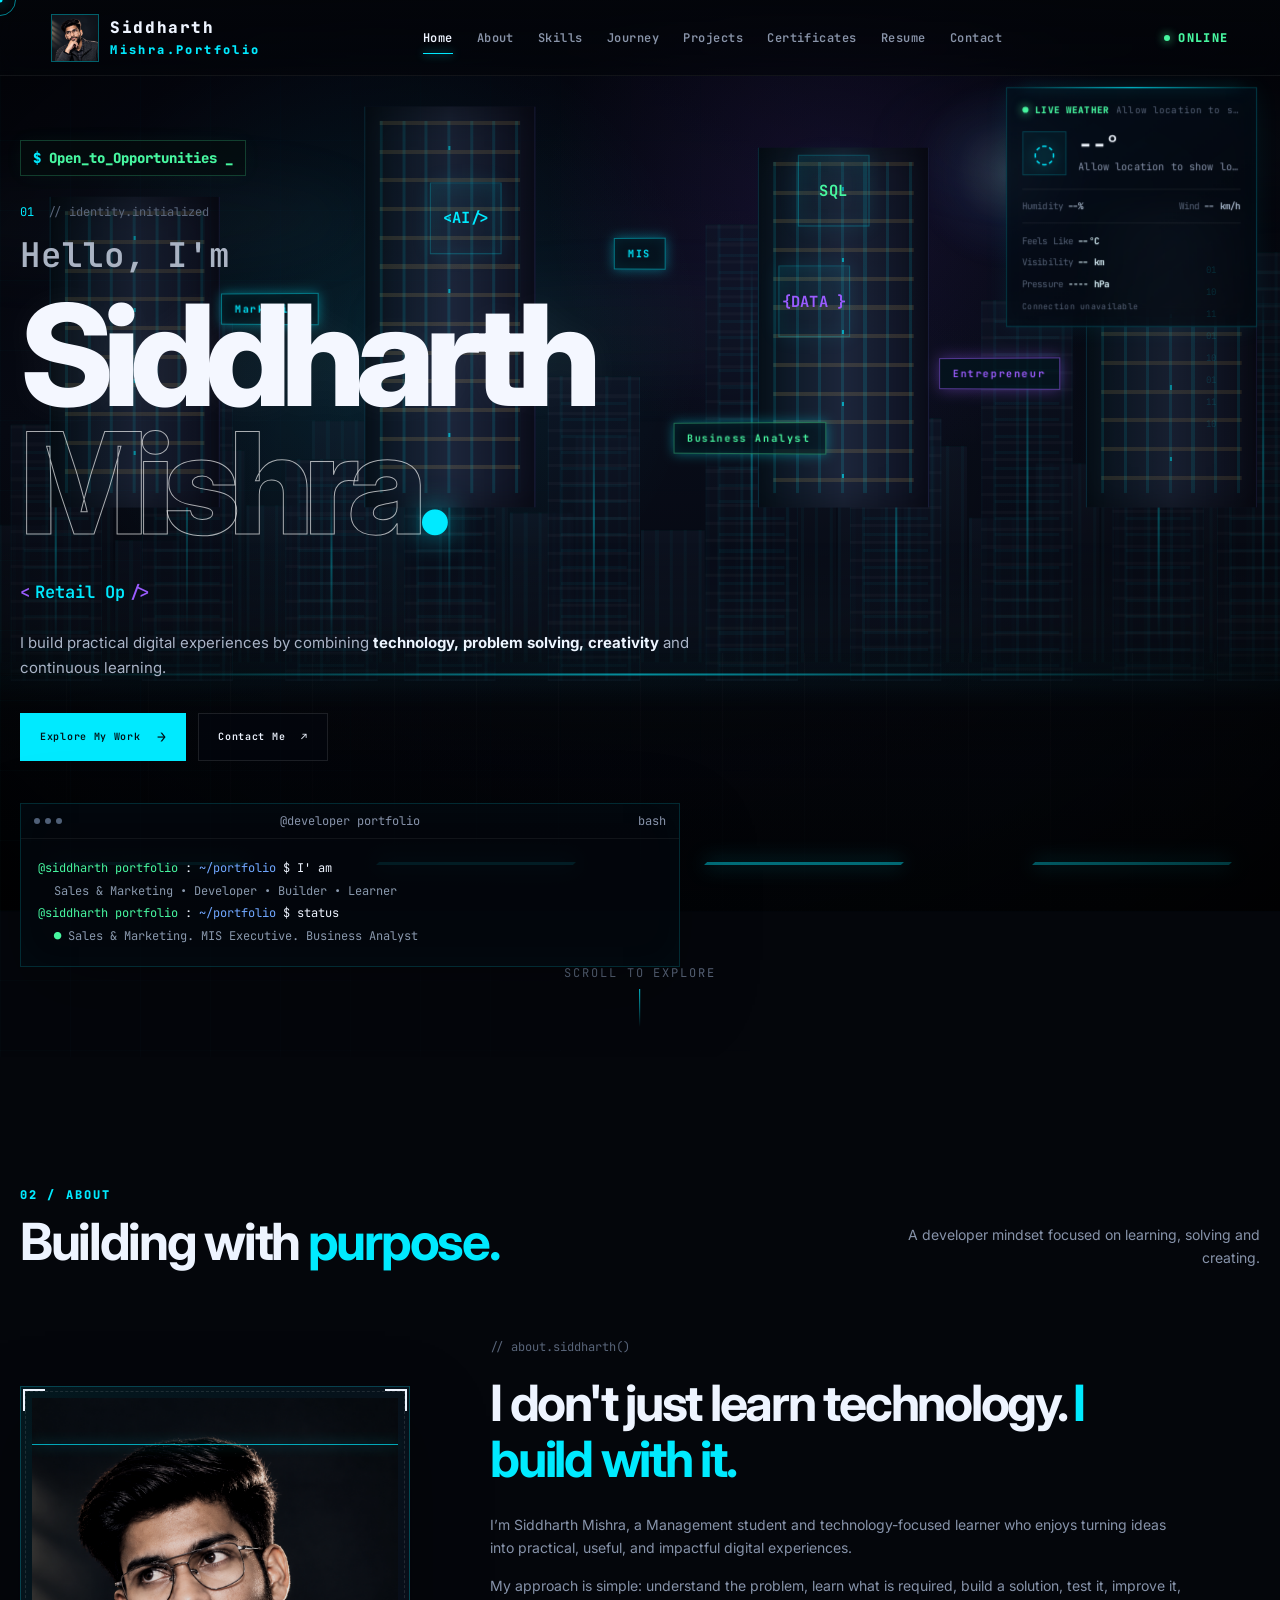
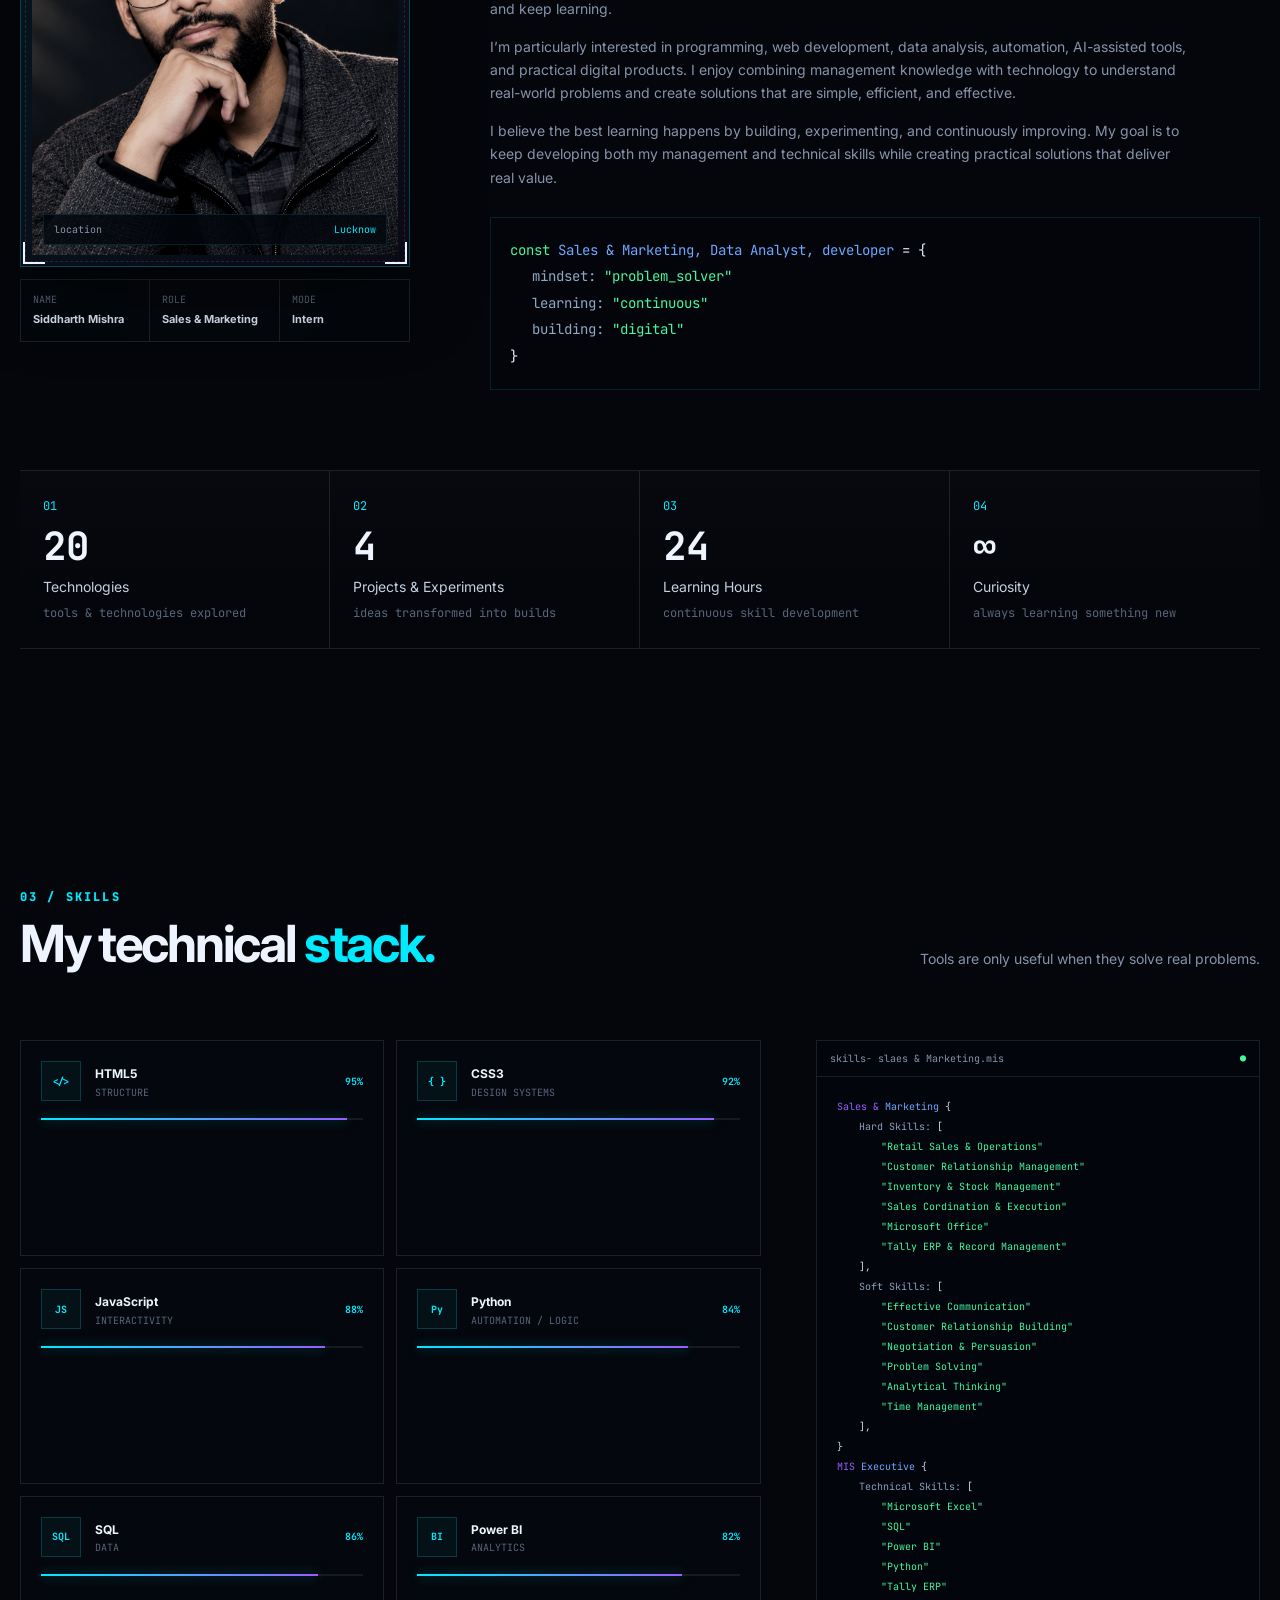
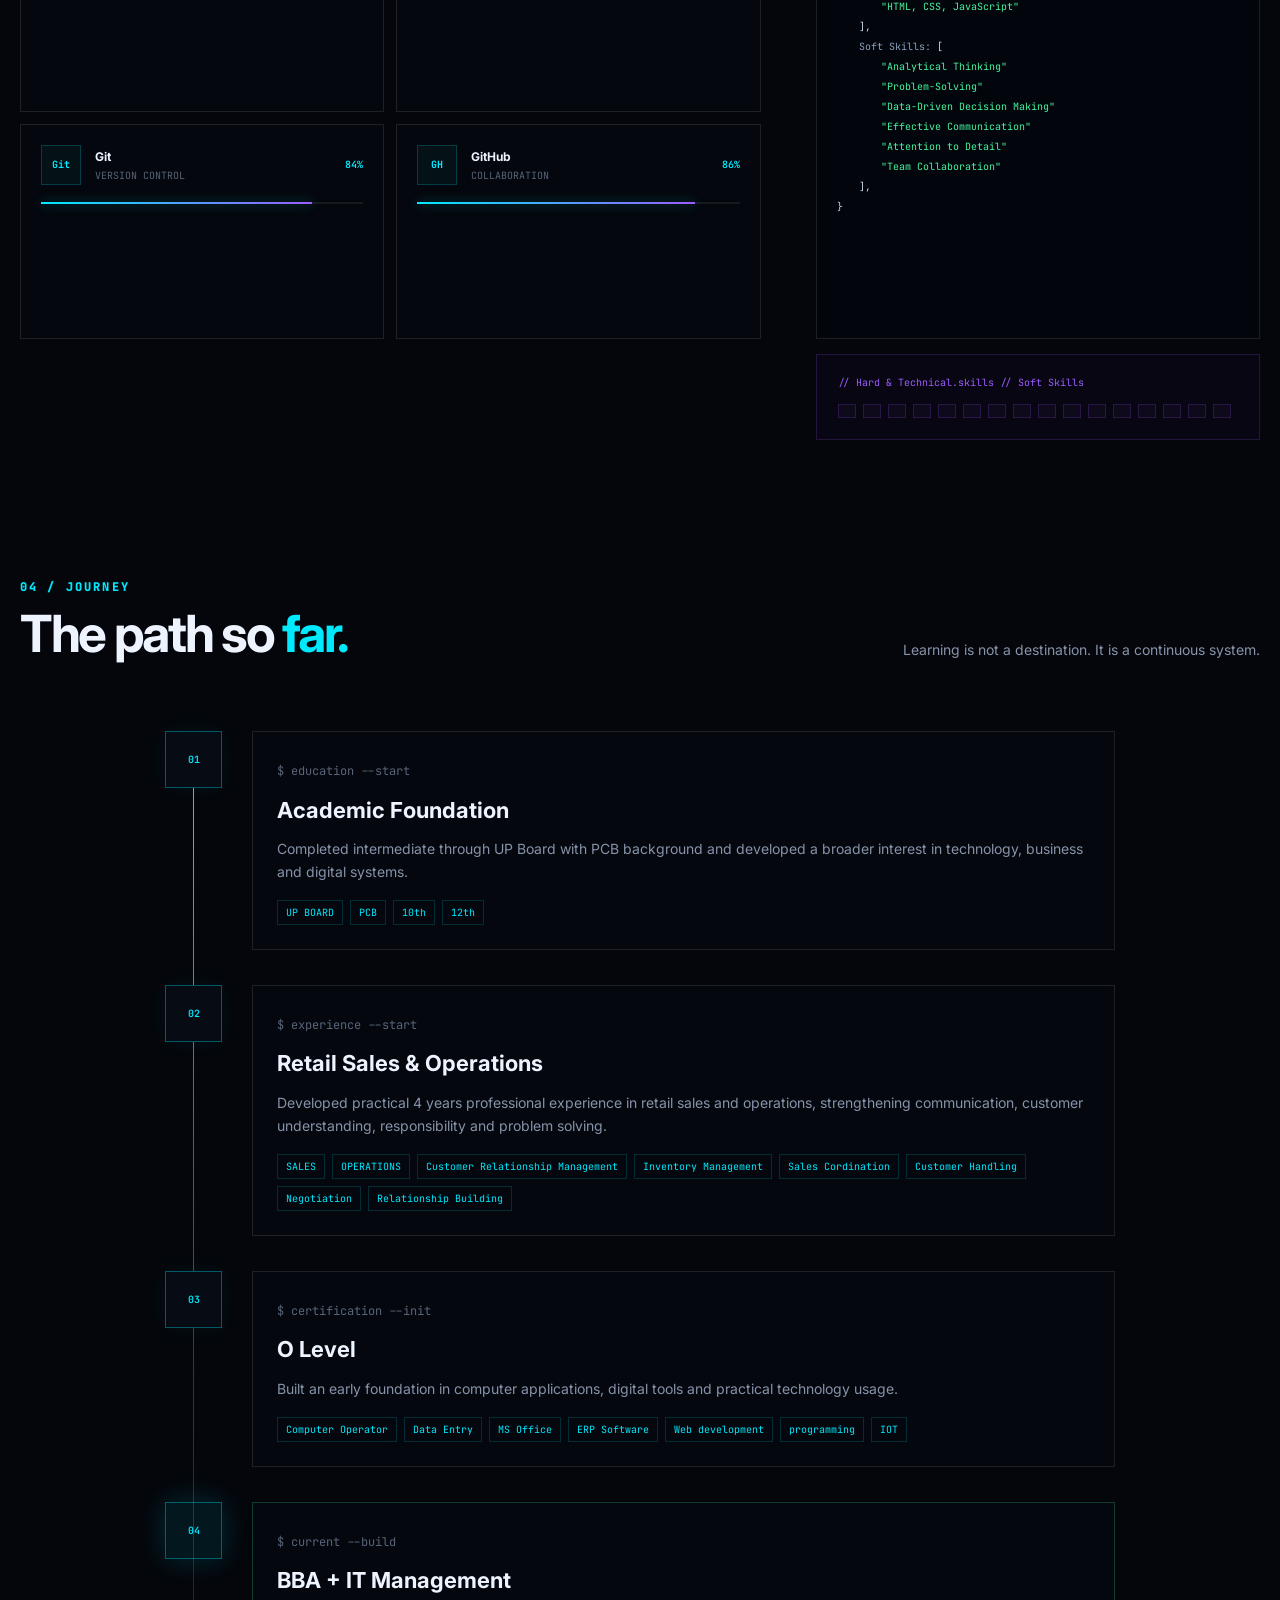
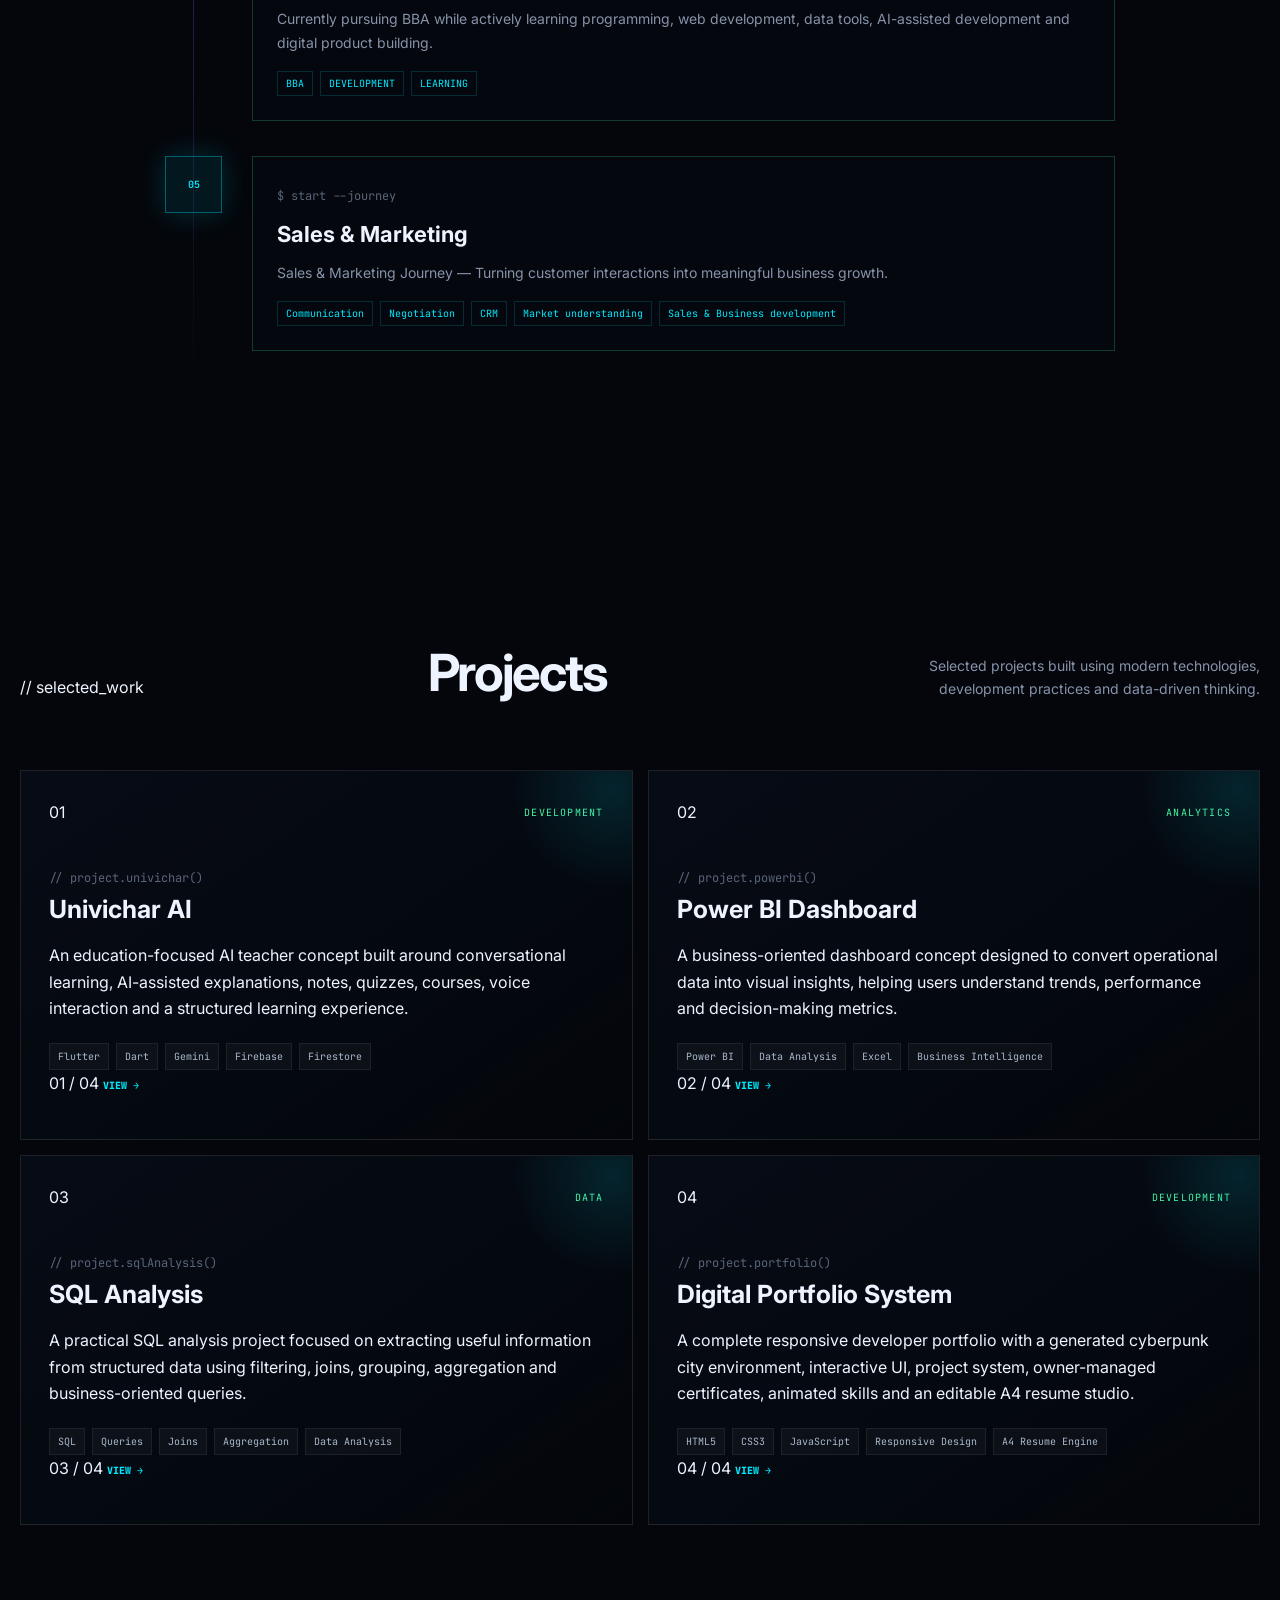
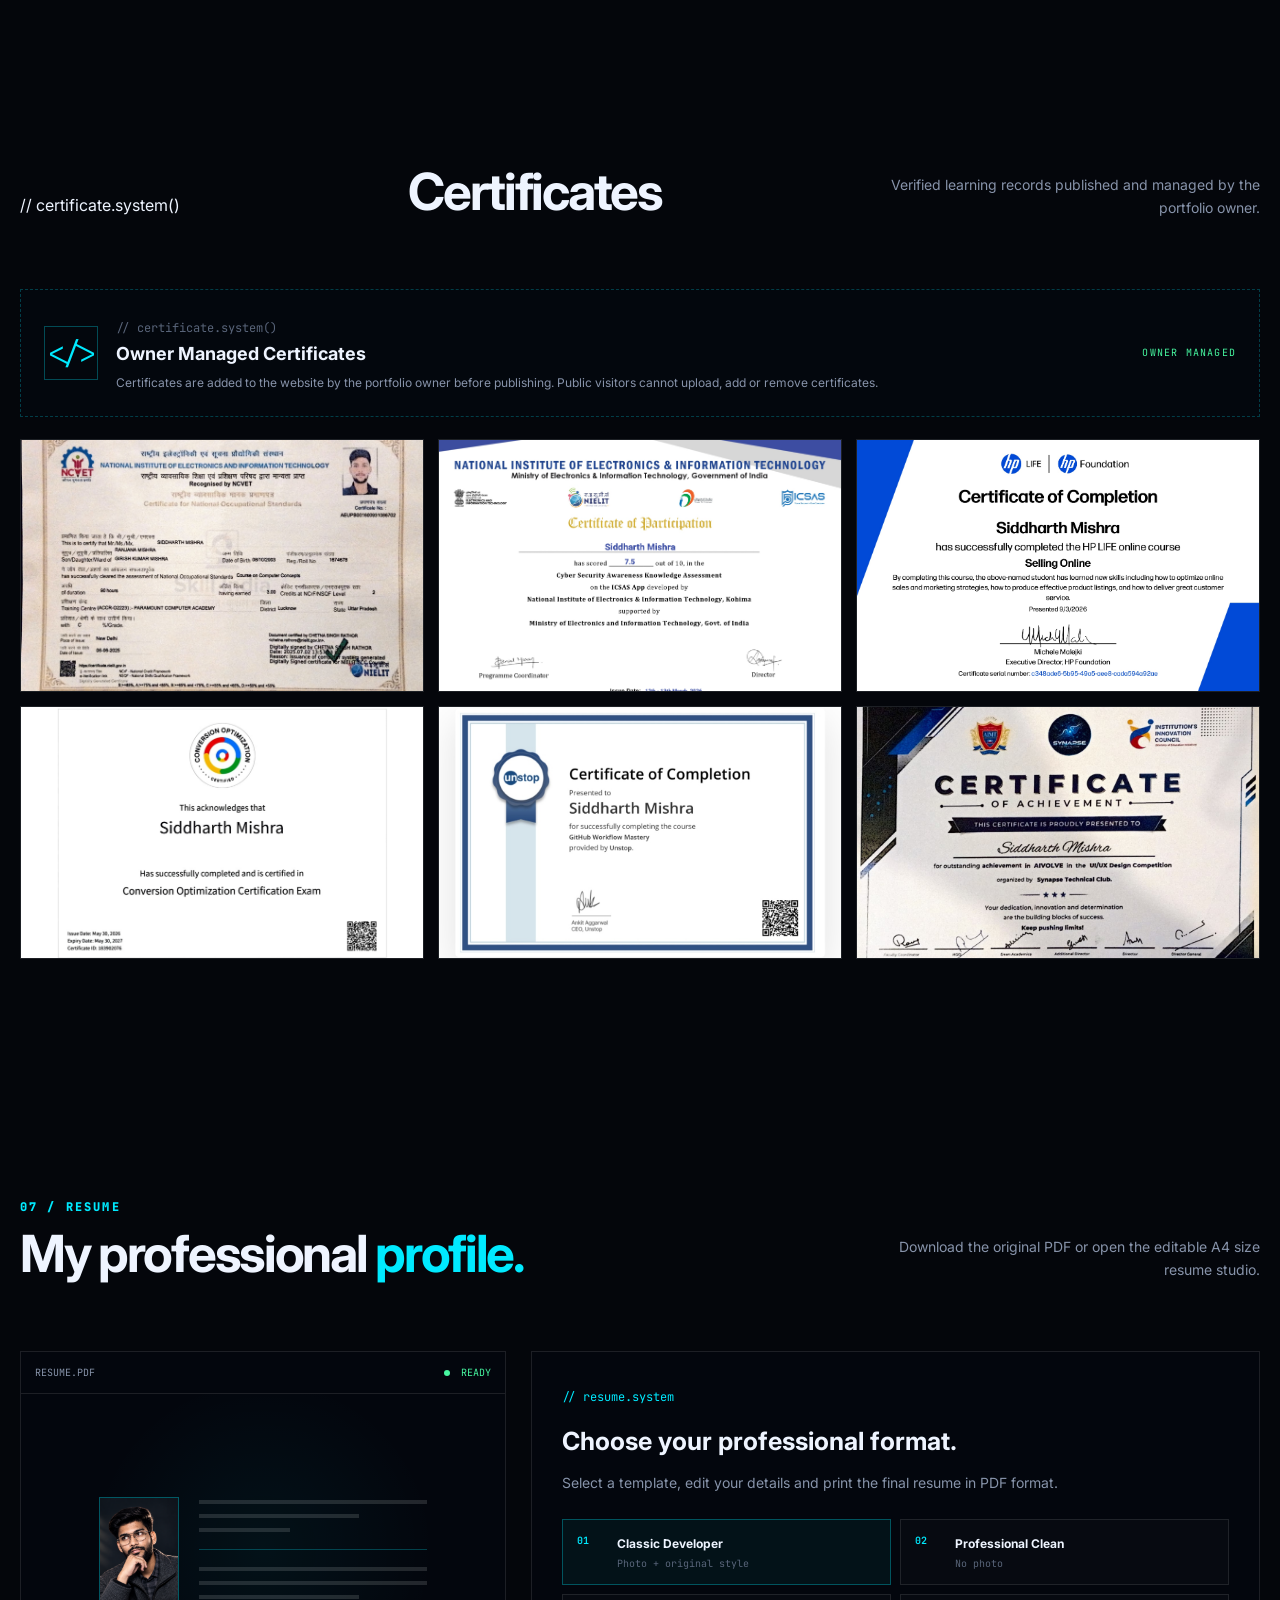
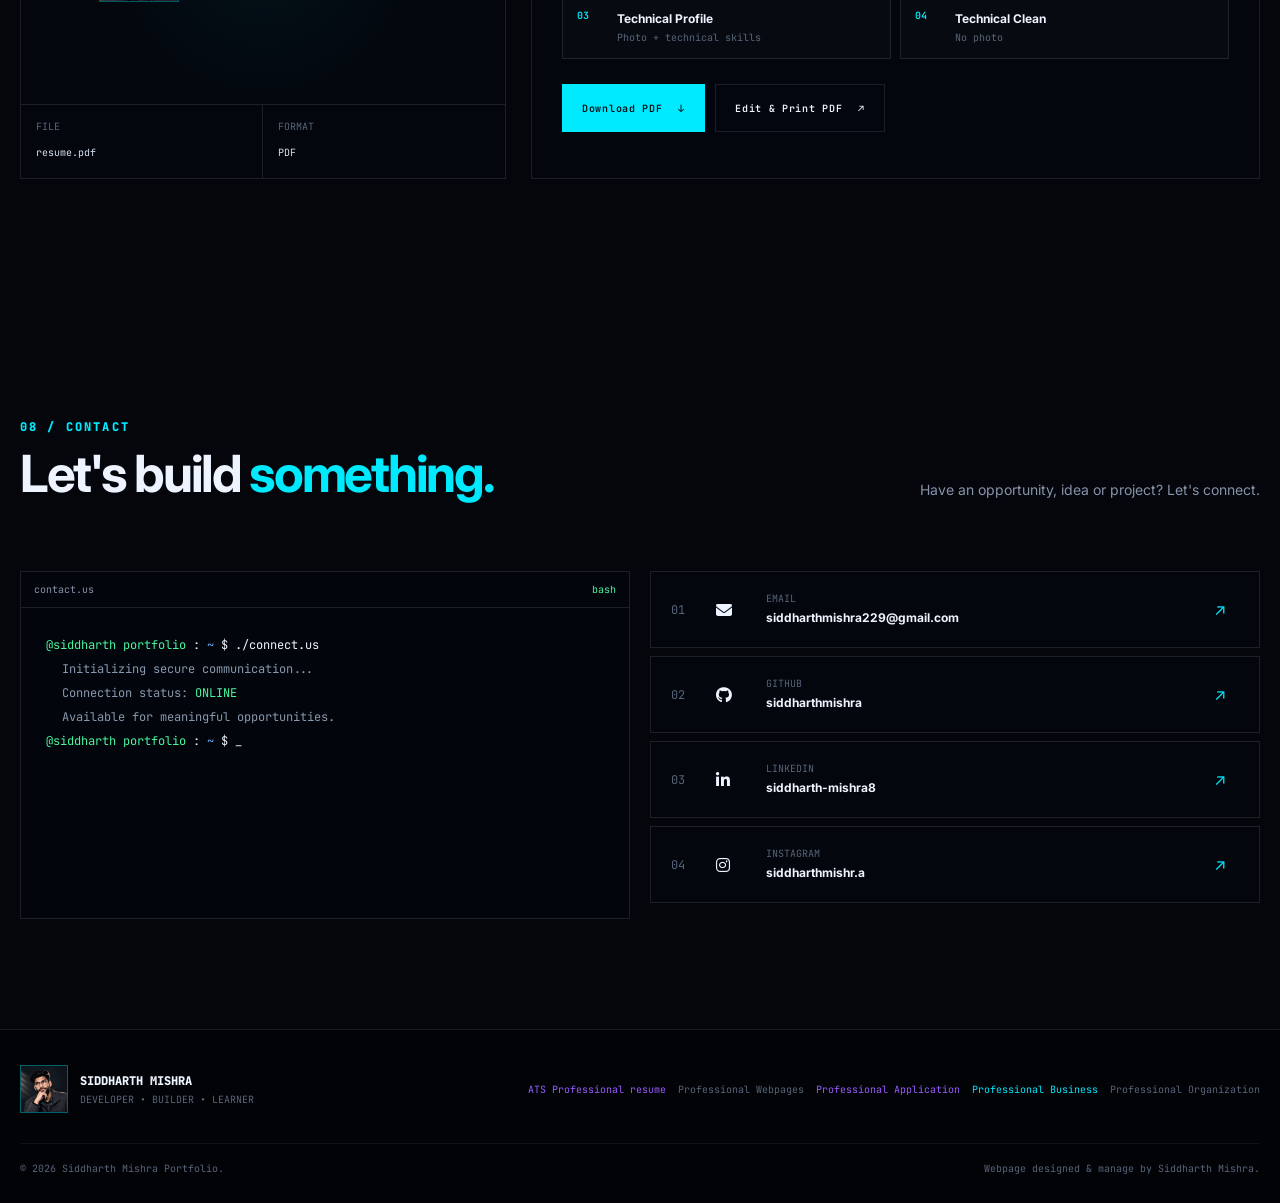
<file: index.html>
<!DOCTYPE html>
<html lang="en">
<head>
    <meta charset="UTF-8">

    <meta
        name="viewport"
        content="width=device-width, initial-scale=1.0, viewport-fit=cover"
    >

    <meta
        name="description"
        content="Siddharth Mishra — Developer, Builder and Learner. Professional portfolio showcasing projects, skills, journey, certificates and resume."
    >

    <meta
        name="keywords"
        content="Siddharth Mishra, Developer, Web Developer, Python, JavaScript, SQL, Power BI, Git, GitHub, Portfolio"
    >

    <meta name="author" content="Siddharth Mishra">

    <meta name="theme-color" content="#05070d">
    <!-- Real-time weather is loaded by js/background.js using Open-Meteo. -->
    <meta name="weather-location" content="Lucknow, Uttar Pradesh, India">


    <meta
        property="og:title"
        content="Siddharth Mishra"
    >

    <meta
        property="og:description"
        content="Professional developer portfolio of Siddharth Mishra."
    >

    <title>Siddharth Mishra</title>

    <link rel="icon" type="image/svg+xml" href="assets/icon.jpg">

    <link rel="preconnect" href="https://fonts.googleapis.com">

    <link
        href="https://fonts.googleapis.com/css2?family=Inter:wght@400;500;600;700;800&family=JetBrains+Mono:wght@400;500;600;700&display=swap"
        rel="stylesheet"
    >

    <link rel="stylesheet" href="css/style.css">

    <!-- Font Awesome -->
<link
  rel="stylesheet"
  href="https://cdnjs.cloudflare.com/ajax/libs/font-awesome/6.5.2/css/all.min.css"
/>
</head>

<body data-weather-state="unknown" data-day-period="unknown">

<!-- =========================================================
     GLOBAL UI
========================================================= -->

<div id="pageLoader" class="page-loader">
    <div class="loader-terminal">
        <div class="loader-top">
            <span class="terminal-dot red"></span>
            <span class="terminal-dot yellow"></span>
            <span class="terminal-dot green"></span>
        </div>

        <div class="loader-content">
            <span class="loader-prefix">@Siddharth:~$</span>
            <span id="loaderText">initializing portfolio...</span>
            <span class="loader-cursor">_</span>
        </div>

        <div class="loader-progress">
            <span id="loaderProgress"></span>
        </div>
    </div>
</div>

<div class="scroll-progress">
    <span id="scrollProgress"></span>
</div>

<div class="cursor-dot" id="cursorDot"></div>
<div class="cursor-ring" id="cursorRing"></div>

<button
    class="back-top"
    id="backTop"
    aria-label="Back to top"
    title="Back to top"
>
    ↑
</button>


<!-- =========================================================
     CYBERPUNK CITY BACKGROUND
========================================================= -->

<div class="city-background" id="cityBackground">

    <div class="city-sky"></div>

    <div class="moon-glow"></div>

    <div class="cloud cloud-one"></div>
    <div class="cloud cloud-two"></div>
    <div class="cloud cloud-three"></div>

    <div class="distant-city">
        <span></span><span></span><span></span><span></span>
        <span></span><span></span><span></span><span></span>
        <span></span><span></span><span></span><span></span>
        <span></span><span></span><span></span><span></span>
        <span></span><span></span><span></span><span></span>
    </div>

    <div class="city-layer city-layer-back">
        <div class="building b1"><i></i></div>
        <div class="building b2"><i></i></div>
        <div class="building b3"><i></i></div>
        <div class="building b4"><i></i></div>
        <div class="building b5"><i></i></div>
        <div class="building b6"><i></i></div>
        <div class="building b7"><i></i></div>
        <div class="building b8"><i></i></div>
        <div class="building b9"><i></i></div>
        <div class="building b10"><i></i></div>
    </div>

    <div class="city-layer city-layer-front">
        <div class="tower tower-a">
            <div class="tower-light"></div>
            <div class="tower-windows"></div>
        </div>

        <div class="tower tower-b">
            <div class="tower-light"></div>
            <div class="tower-windows"></div>
        </div>

        <div class="tower tower-c">
            <div class="tower-light"></div>
            <div class="tower-windows"></div>
        </div>

        <div class="tower tower-d">
            <div class="tower-light"></div>
            <div class="tower-windows"></div>
        </div>
    </div>

    <div class="neon-sign sign-one">
        <span>Marketing</span>
    </div>

    <div class="neon-sign sign-two">
        <span>Entrepreneur</span>
    </div>

    <div class="neon-sign sign-three">
        <span>MIS</span>
    </div>

    <div class="neon-sign sign-four">
        <span>Business Analyst</span>
    </div>

    <div class="hologram h-one">
        <span>&lt;AI/&gt;</span>
    </div>

    <div class="hologram h-two">
        <span>{DATA }</span>
    </div>

    <div class="hologram h-three">
        <span>SQL</span>
    </div>

    <div class="rain" id="rain"></div>

    <div class="atmosphere"></div>

    <div class="road">
        <div class="road-glow"></div>

        <div class="road-line line-one"></div>
        <div class="road-line line-two"></div>
        <div class="road-line line-three"></div>
        <div class="road-line line-four"></div>

        <div class="vehicle vehicle-one">
            <span></span>
        </div>

        <div class="vehicle vehicle-two">
            <span></span>
        </div>

        <div class="vehicle vehicle-three">
            <span></span>
        </div>

        <div class="vehicle vehicle-four">
            <span></span>
        </div>
    </div>

    <div class="city-vignette"></div>

    <!-- =========================================================
         REAL-TIME WEATHER STATUS
         Weather data and behavior are controlled by background.js
    ========================================================= -->
    <aside
        class="real-weather-panel"
        id="realWeatherPanel"
        aria-label="Real-time weather information"
        data-weather-panel
    >
        <div class="real-weather-panel-top">
            <span class="real-weather-live-dot" aria-hidden="true"></span>
            <span class="real-weather-label">LIVE WEATHER</span>
            <span class="real-weather-location" data-weather-location>Detecting...</span>
        </div>

        <div class="real-weather-main">
            <span class="real-weather-icon" data-weather-icon aria-hidden="true">◌</span>
            <div class="real-weather-reading">
                <strong data-weather-temperature>--°C</strong>
                <span data-weather-description>Loading weather...</span>
            </div>
        </div>

        <div class="real-weather-meta" aria-live="polite">
            <span>Humidity <b data-weather-humidity>--%</b></span>
            <span>Wind <b data-weather-wind>-- km/h</b></span>
        </div>

        <div class="real-weather-extra" aria-live="polite">
            <span>Feels Like <b data-weather-feels>--°C</b></span>
            <span>Visibility <b data-weather-visibility>-- km</b></span>
            <span>Pressure <b data-weather-pressure>---- hPa</b></span>
        </div>

        <div class="real-weather-updated" data-weather-updated>
            Connecting to weather service...
        </div>
    </aside>
</div>



<!-- =========================================================
     HEADER
========================================================= -->

<header class="site-header" id="siteHeader">

    <a href="#home" class="brand" aria-label="Siddharth home">

        <div class="brand-mark">
            <img src="assets/profile.jpg">
        </div>

        <div class="brand-text">
            <strong>Siddharth</strong>
            <small>Mishra.Portfolio</small>
        </div>

    </a>

    <button
        class="mobile-menu-button"
        id="mobileMenuButton"
        aria-label="Open navigation"
        aria-expanded="false"
    >
        <span></span>
        <span></span>
        <span></span>
    </button>

    <nav class="main-nav" id="mainNav">

        <a href="#home" class="nav-link active">Home</a>
        <a href="#about" class="nav-link">About</a>
        <a href="#skills" class="nav-link">Skills</a>
        <a href="#journey" class="nav-link">Journey</a>
        <a href="#projects" class="nav-link">Projects</a>
        <a href="#certificates" class="nav-link">Certificates</a>
        <a href="#resume" class="nav-link">Resume</a>
        <a href="#contact" class="nav-link">Contact</a>

    </nav>

    <div class="header-status">
        <span class="status-dot"></span>
        <span>ONLINE</span>
    </div>

</header>


<main>

<!-- =========================================================
     HERO
========================================================= -->

<section class="hero section" id="home">

    <div class="hero-grid"></div>

    <div class="hero-content">

        <div class="terminal-badge reveal">
            <span class="terminal-prompt">$</span>
            <span>Open_to_Opportunities</span>
            <span class="terminal-blink">_</span>
        </div>

        <div class="hero-code-label reveal">
            <span>01</span>
            <span>// identity.initialized</span>
        </div>

        <h1 class="hero-title reveal">

            <span class="hero-small">
                Hello, I'm
            </span>

            <span class="hero-name">
                Siddharth
            </span>

            <span class="hero-lastname">
                Mishra<span class="accent">.</span>
            </span>

        </h1>

        <div class="typing-line reveal">

            <span class="typing-prefix">&lt;</span>

            <span id="typingText"></span>

            <span class="typing-suffix">/&gt;</span>

        </div>

        <p class="hero-description reveal">
            I build practical digital experiences by combining
            <strong>technology, problem solving, creativity</strong>
            and continuous learning.
        </p>

        <div class="hero-actions reveal">

            <a href="#projects" class="btn btn-primary">
                <span>Explore My Work</span>
                <span class="btn-arrow">→</span>
            </a>

            <a href="#contact" class="btn btn-secondary">
                <span>Contact Me</span>
                <span>↗</span>
            </a>

        </div>

        <div class="hero-terminal reveal">

            <div class="terminal-head">
                <div class="terminal-dots">
                    <i></i><i></i><i></i>
                </div>

                <span>@developer portfolio</span>

                <span>bash</span>
            </div>

            <div class="terminal-body">

                <p>
                    <span class="terminal-green">@siddharth portfolio</span>
                    <span>:</span>
                    <span class="terminal-blue">~/portfolio</span>
                    <span>$</span>
                    <span>I' am</span>
                </p>

                <p class="terminal-output">
                    Sales & Marketing • Developer • Builder • Learner
                </p>

                <p>
                    <span class="terminal-green">@siddharth portfolio</span>
                    <span>:</span>
                    <span class="terminal-blue">~/portfolio</span>
                    <span>$</span>
                    <span>status</span>
                </p>

                <p class="terminal-output">
                    <span class="terminal-live">●</span>
                    Sales & Marketing. MIS Executive. Business Analyst
                </p>

            </div>

        </div>

    </div>

    <div class="hero-side-code">

        <span>01</span>
        <span>10</span>
        <span>11</span>
        <span>01</span>
        <span>10</span>
        <span>01</span>
        <span>11</span>
        <span>10</span>

    </div>

    <div class="scroll-indicator">
        <span>SCROLL TO EXPLORE</span>
        <i></i>
    </div>

</section>


<!-- =========================================================
     ABOUT
========================================================= -->

<section class="section content-section" id="about">

    <div class="section-heading reveal">

        <div>
            <span class="section-number">02 / ABOUT</span>
            <h2>Building with <span>purpose.</span></h2>
        </div>

        <p>
            A developer mindset focused on learning, solving and creating.
        </p>

    </div>

    <div class="about-layout">

        <div class="about-profile reveal">

            <div class="profile-frame">

                <div class="profile-scan"></div>

                <img
                    src="assets/profile.jpg"
                    alt="Siddharth Mishra"
                    class="profile-image"
                >

                <div class="profile-corner top-left"></div>
                <div class="profile-corner top-right"></div>
                <div class="profile-corner bottom-left"></div>
                <div class="profile-corner bottom-right"></div>

                <div class="profile-tag">
                    <span>location</span>
                    <span>Lucknow</span>
                </div>

            </div>

            <div class="profile-meta">

                <div>
                    <span>NAME</span>
                    <strong>Siddharth Mishra</strong>
                </div>

                <div>
                    <span>ROLE</span>
                    <strong>Sales & Marketing</strong>
                </div>

                <div>
                    <span>MODE</span>
                    <strong>Intern</strong>
                </div>

            </div>

        </div>

        <div class="about-content reveal">

            <div class="code-comment">
                // about.siddharth()
            </div>

            <h3>
                I don't just learn technology.
                <span>I build with it.</span>
            </h3>

            <p>
                I’m Siddharth Mishra, a Management student and technology-focused learner who enjoys 
                turning ideas into practical, useful, and impactful digital experiences.
            </p>

            <p>
                My approach is simple: understand the problem, learn what is required, build a solution, test it, 
                improve it, and keep learning.

            </p>

            <p>
                I’m particularly interested in programming, web development, data analysis, automation, AI-assisted tools, and practical digital products. 
                I enjoy combining management knowledge with technology to understand real-world problems and create solutions that are simple, efficient, and effective.
            </p>

            <p>
                I believe the best learning happens by building, experimenting, and continuously improving. 
                My goal is to keep developing both my management and technical skills while creating practical solutions that deliver real value.
            </p>

            <div class="about-terminal">

                <div class="about-terminal-line">
                    <span class="green">const</span>
                    <span class="blue">Sales & Marketing, Data Analyst, developer</span>
                    <span>=</span>
                    <span>{</span>
                </div>

                <div class="about-terminal-line indent">
                    <span class="property">mindset:</span>
                    <span class="string">"problem_solver"</span>
                </div>

                <div class="about-terminal-line indent">
                    <span class="property">learning:</span>
                    <span class="string">"continuous"</span>
                </div>

                <div class="about-terminal-line indent">
                    <span class="property">building:</span>
                    <span class="string">"digital"</span>
                </div>

                <div class="about-terminal-line">
                    <span>}</span>
                </div>

            </div>

        </div>

    </div>

    <div class="stats-grid reveal">

        <div class="stat-card">

            <span class="stat-index">01</span>

            <strong
                class="counter"
                data-target="20"
            >0</strong>

            <span>Technologies</span>

            <small>tools & technologies explored</small>

        </div>

        <div class="stat-card">

            <span class="stat-index">02</span>

            <strong
                class="counter"
                data-target="4"
            >0</strong>

            <span>Projects & Experiments</span>

            <small>ideas transformed into builds</small>

        </div>

        <div class="stat-card">

            <span class="stat-index">03</span>

            <strong
                class="counter"
                data-target="24"
            >0</strong>

            <span>Learning Hours</span>

            <small>continuous skill development</small>

        </div>

        <div class="stat-card">

            <span class="stat-index">04</span>

            <strong>∞</strong>

            <span>Curiosity</span>

            <small>always learning something new</small>

        </div>

    </div>

</section>


<!-- =========================================================
     SKILLS
========================================================= -->

<section class="section content-section" id="skills">

    <div class="section-heading reveal">

        <div>
            <span class="section-number">03 / SKILLS</span>
            <h2>My technical <span>stack.</span></h2>
        </div>

        <p>
            Tools are only useful when they solve real problems.
        </p>

    </div>

    <div class="skills-layout">

        <div class="skills-main">

            <div class="skill-card reveal">

                <div class="skill-top">
                    <div class="skill-icon">&lt;/&gt;</div>

                    <div>
                        <strong>HTML5</strong>
                        <span>STRUCTURE</span>
                    </div>

                    <b>95%</b>
                </div>

                <div class="skill-bar">
                    <span data-width="95%"></span>
                </div>

            </div>

            <div class="skill-card reveal">

                <div class="skill-top">
                    <div class="skill-icon">{ }</div>

                    <div>
                        <strong>CSS3</strong>
                        <span>DESIGN SYSTEMS</span>
                    </div>

                    <b>92%</b>
                </div>

                <div class="skill-bar">
                    <span data-width="92%"></span>
                </div>

            </div>

            <div class="skill-card reveal">

                <div class="skill-top">
                    <div class="skill-icon">JS</div>

                    <div>
                        <strong>JavaScript</strong>
                        <span>INTERACTIVITY</span>
                    </div>

                    <b>88%</b>
                </div>

                <div class="skill-bar">
                    <span data-width="88%"></span>
                </div>

            </div>

            <div class="skill-card reveal">

                <div class="skill-top">
                    <div class="skill-icon">Py</div>

                    <div>
                        <strong>Python</strong>
                        <span>AUTOMATION / LOGIC</span>
                    </div>

                    <b>84%</b>
                </div>

                <div class="skill-bar">
                    <span data-width="84%"></span>
                </div>

            </div>

            <div class="skill-card reveal">

                <div class="skill-top">
                    <div class="skill-icon">SQL</div>

                    <div>
                        <strong>SQL</strong>
                        <span>DATA</span>
                    </div>

                    <b>86%</b>
                </div>

                <div class="skill-bar">
                    <span data-width="86%"></span>
                </div>

            </div>

            <div class="skill-card reveal">

                <div class="skill-top">
                    <div class="skill-icon">BI</div>

                    <div>
                        <strong>Power BI</strong>
                        <span>ANALYTICS</span>
                    </div>

                    <b>82%</b>
                </div>

                <div class="skill-bar">
                    <span data-width="82%"></span>
                </div>

            </div>

            <div class="skill-card reveal">

                <div class="skill-top">
                    <div class="skill-icon">Git</div>

                    <div>
                        <strong>Git</strong>
                        <span>VERSION CONTROL</span>
                    </div>

                    <b>84%</b>
                </div>

                <div class="skill-bar">
                    <span data-width="84%"></span>
                </div>

            </div>

            <div class="skill-card reveal">

                <div class="skill-top">
                    <div class="skill-icon">GH</div>

                    <div>
                        <strong>GitHub</strong>
                        <span>COLLABORATION</span>
                    </div>

                    <b>86%</b>
                </div>

                <div class="skill-bar">
                    <span data-width="86%"></span>
                </div>

                

            </div>

        </div>

        <aside class="skills-side reveal">

            <div class="skills-console">

                <div class="console-header">
                    <span>skills- slaes & Marketing.mis</span>
                    <span>●</span>
                </div>

                <div class="console-code">

                    <p>
                        <span class="purple">Sales & </span>
                        <span class="blue">Marketing</span>
                        <span>{</span>
                    </p>

                    <p class="indent">
                        <span class="property">Hard Skills:</span>
                        <span>[</span>
                    </p>

                    <p class="indent2">
                        <span class="string">"Retail Sales & Operations"</span>
                    </p>

                    <p class="indent2">
                        <span class="string">"Customer Relationship Management"</span>
                    </p>

                    <p class="indent2">
                        <span class="string">"Inventory & Stock Management"</span>
                    </p>

                    <p class="indent2">
                        <span class="string">"Sales Cordination & Execution"</span>
                    </p>

                    <p class="indent2">
                        <span class="string">"Microsoft Office"</span>
                    </p>

                    <p class="indent2">
                        <span class="string">"Tally ERP & Record Management"</span>
                    </p>

                    <p class="indent">
                        <span>],</span>
                    </p>

                    <p class="indent">
                        <span class="property">Soft Skills:</span>
                        <span>[</span>
                    </p>

                    <p class="indent2">
                        <span class="string">"Effective Communication"</span>
                    </p>

                    <p class="indent2">
                        <span class="string">"Customer Relationship Building"</span>
                    </p>

                    <p class="indent2">
                        <span class="string">"Negotiation & Persuasion"</span>
                    </p>

                    <p class="indent2">
                        <span class="string">"Problem Solving"</span>
                    </p>

                    <p class="indent2">
                        <span class="string">"Analytical Thinking"</span>
                    </p>

                    <p class="indent2">
                        <span class="string">"Time Management"</span>
                    </p>

                    <p class="indent">
                        <span>],</span>
                    </p>

                    <p>
                        <span>}</span>
                    </p>

                    <p>
                        <span class="purple">MIS</span>
                        <span class="blue">Executive</span>
                        <span>{</span>
                    </p>

                    <p class="indent">
                        <span class="property">Technical Skills:</span>
                        <span>[</span>
                    </p>

                    <p class="indent2">
                        <span class="string">"Microsoft Excel"</span>
                    </p>

                    <p class="indent2">
                        <span class="string">"SQL"</span>
                    </p>

                    <p class="indent2">
                        <span class="string">"Power BI"</span>
                    </p>

                    <p class="indent2">
                        <span class="string">"Python"</span>
                    </p>

                    <p class="indent2">
                        <span class="string">"Tally ERP"</span>
                    </p>

                    <p class="indent2">
                        <span class="string">"HTML, CSS, JavaScript"</span>
                    </p>


                    <p class="indent">
                        <span>],</span>
                    </p>

                    <p class="indent">
                        <span class="property">Soft Skills:</span>
                        <span>[</span>
                    </p>

                    <p class="indent2">
                        <span class="string">"Analytical Thinking"</span>
                    </p>

                    <p class="indent2">
                        <span class="string">"Problem-Solving"</span>
                    </p>

                    <p class="indent2">
                        <span class="string">"Data-Driven Decision Making"</span>
                    </p>

                    <p class="indent2">
                        <span class="string">"Effective Communication"</span>
                    </p>

                    <p class="indent2">
                        <span class="string">"Attention to Detail"</span>
                    </p>

                    <p class="indent2">
                        <span class="string">"Team Collaboration"</span>
                    </p>


                    <p class="indent">
                        <span>],</span>
                    </p>

                    <p>
                        <span>}</span>
                    </p>

                </div>

            </div>

            <div class="soft-skill-box">

                <span class="box-label">// Hard & Technical.skills // Soft Skills</span>

                <div class="soft-tags">
                    <span></span>
                    <span></span>
                    <span></span>
                    <span></span>
                    <span></span>
                    <span></span>
                    <span></span>
                    <span></span>
                    <span></span>
                    <span></span>
                    <span></span>
                    <span></span>
                    <span></span>
                    <span></span>
                    <span></span>
                    <span></span>
                </div>

            </div>

        </aside>

    </div>

</section>


<!-- =========================================================
     JOURNEY
========================================================= -->

<section class="section content-section" id="journey">

    <div class="section-heading reveal">

        <div>
            <span class="section-number">04 / JOURNEY</span>
            <h2>The path so <span>far.</span></h2>
        </div>

        <p>
            Learning is not a destination. It is a continuous system.
        </p>

    </div>

    <div class="journey-timeline">

        <div class="timeline-line"></div>

        <article class="timeline-item reveal">

            <div class="timeline-marker">
                <span>01</span>
            </div>

            <div class="timeline-card">

                <span class="timeline-command">$ education --start</span>

                <h3>Academic Foundation</h3>

                <p>
                    Completed intermediate through UP Board with PCB background
                    and developed a broader interest in technology,
                    business and digital systems.
                </p>

                <div class="timeline-tags">
                    <span>UP BOARD</span>
                    <span>PCB</span>
                    <span>10th</span>
                    <span>12th</span>
                </div>

            </div>

        </article>

        <article class="timeline-item reveal">

            <div class="timeline-marker">
                <span>02</span>
            </div>

            <div class="timeline-card">

                <span class="timeline-command">$ experience --start</span>

                <h3>Retail Sales & Operations</h3>

                <p>
                    Developed practical 4 years professional experience in
                    retail sales and operations, strengthening
                    communication, customer understanding,
                    responsibility and problem solving.
                </p>

                <div class="timeline-tags">
                    <span>SALES</span>
                    <span>OPERATIONS</span>
                    <span>Customer Relationship Management</span>
                    <span>Inventory Management</span>
                    <span>Sales Cordination</span>
                    <span>Customer Handling</span>
                    <span>Negotiation</span>
                    <span>Relationship Building</span>
                </div>

            </div>

        </article>

        <article class="timeline-item reveal">

            <div class="timeline-marker">
                <span>03</span>
            </div>

            <div class="timeline-card">

                <span class="timeline-command">$ certification --init</span>

                <h3>O Level</h3>

                <p>
                    Built an early foundation in computer applications,
                    digital tools and practical technology usage.
                </p>

                <div class="timeline-tags">
                    <span>Computer Operator</span>
                    <span>Data Entry</span>
                    <span>MS Office</span>
                    <span>ERP Software</span>
                    <span>Web development</span>
                    <span>programming</span>
                    <span>IOT</span>
                </div>

            </div>

        </article>

        <article class="timeline-item reveal">

            <div class="timeline-marker active">
                <span>04</span>
            </div>

            <div class="timeline-card current">

                <span class="timeline-command">$ current --build</span>

                <h3>BBA + IT Management</h3>

                <p>
                    Currently pursuing BBA while actively learning
                    programming, web development, data tools,
                    AI-assisted development and digital product building.
                </p>

                <div class="timeline-tags">
                    <span>BBA</span>
                    <span>DEVELOPMENT</span>
                    <span>LEARNING</span>
                </div>

            </div>

        </article>

        <article class="timeline-item reveal">

            <div class="timeline-marker active">
                <span>05</span>
            </div>

            <div class="timeline-card current">

                <span class="timeline-command">$ start --journey</span>

                <h3>Sales & Marketing</h3>

                <p>
                    Sales & Marketing Journey — Turning customer interactions 
                    into meaningful business growth.
                </p>

                <div class="timeline-tags">
                    <span>Communication</span>
                    <span>Negotiation</span>
                    <span>CRM</span>
                    <span>Market understanding</span>
                    <span>Sales & Business development</span>
                </div>

            </div>

        </article>

    </div>

</section>


<!-- =========================================================
     PROJECTS
========================================================= -->
<section class="section content-section" id="projects">
    <div class="section-heading reveal">
        <span class="section-kicker">// selected_work</span>
        <h2>Projects</h2>
        <p>
            Selected projects built using modern technologies,
            development practices and data-driven thinking.
        </p>
    </div>

    <div class="projects-grid">

        <!-- UNIVICHAR AI -->
        <article
            class="project-card featured reveal"
            data-category="development"
            data-project="univichar"
            tabindex="0"
            role="link"
            aria-label="Open Univichar AI project details"
        >
            <div class="project-top">
                <span class="project-index">01</span>
                <span class="project-status">DEVELOPMENT</span>
            </div>

            <div class="project-content">
                <span class="code-comment">// project.univichar()</span>

                <h3>Univichar AI</h3>

                <p>
                    An education-focused AI teacher concept built around
                    conversational learning, AI-assisted explanations,
                    notes, quizzes, courses, voice interaction and a
                    structured learning experience.
                </p>

                <div class="project-stack">
                    <span>Flutter</span>
                    <span>Dart</span>
                    <span>Gemini</span>
                    <span>Firebase</span>
                    <span>Firestore</span>
                </div>
            </div>

            <div class="project-footer">
                <span>01 / 04</span>
                <a
                    href="projects/univichar.html"
                    class="project-open"
                    data-project="univichar"
                >
                    VIEW →
                </a>
            </div>
        </article>


        <!-- POWER BI -->
        <article
            class="project-card reveal"
            data-category="analytics"
            data-project="powerbi"
            tabindex="0"
            role="link"
            aria-label="Open Power BI Dashboard project details"
        >
            <div class="project-top">
                <span class="project-index">02</span>
                <span class="project-status">ANALYTICS</span>
            </div>

            <div class="project-content">
                <span class="code-comment">// project.powerbi()</span>

                <h3>Power BI Dashboard</h3>

                <p>
                    A business-oriented dashboard concept designed to
                    convert operational data into visual insights,
                    helping users understand trends, performance and
                    decision-making metrics.
                </p>

                <div class="project-stack">
                    <span>Power BI</span>
                    <span>Data Analysis</span>
                    <span>Excel</span>
                    <span>Business Intelligence</span>
                </div>
            </div>

            <div class="project-footer">
                <span>02 / 04</span>
                <a
                    href="projects/powerbi-dashboard.html"
                    class="project-open"
                    data-project="powerbi"
                >
                    VIEW →
                </a>
            </div>
        </article>


        <!-- SQL -->
        <article
            class="project-card reveal"
            data-category="data"
            data-project="sql"
            tabindex="0"
            role="link"
            aria-label="Open SQL Analysis project details"
        >
            <div class="project-top">
                <span class="project-index">03</span>
                <span class="project-status">DATA</span>
            </div>

            <div class="project-content">
                <span class="code-comment">// project.sqlAnalysis()</span>

                <h3>SQL Analysis</h3>

                <p>
                    A practical SQL analysis project focused on extracting
                    useful information from structured data using filtering,
                    joins, grouping, aggregation and business-oriented queries.
                </p>

                <div class="project-stack">
                    <span>SQL</span>
                    <span>Queries</span>
                    <span>Joins</span>
                    <span>Aggregation</span>
                    <span>Data Analysis</span>
                </div>
            </div>

            <div class="project-footer">
                <span>03 / 04</span>
                <a
                    href="projects/sql-analysis.html"
                    class="project-open"
                    data-project="sql"
                >
                    VIEW →
                </a>
            </div>
        </article>


        <!-- PORTFOLIO -->
        <article
            class="project-card reveal"
            data-category="development"
            data-project="portfolio"
            tabindex="0"
            role="link"
            aria-label="Open Digital Portfolio System project details"
        >
            <div class="project-top">
                <span class="project-index">04</span>
                <span class="project-status">DEVELOPMENT</span>
            </div>

            <div class="project-content">
                <span class="code-comment">// project.portfolio()</span>

                <h3>Digital Portfolio System</h3>

                <p>
                    A complete responsive developer portfolio with a generated
                    cyberpunk city environment, interactive UI, project system,
                    owner-managed certificates, animated skills and an editable
                    A4 resume studio.
                </p>

                <div class="project-stack">
                    <span>HTML5</span>
                    <span>CSS3</span>
                    <span>JavaScript</span>
                    <span>Responsive Design</span>
                    <span>A4 Resume Engine</span>
                </div>
            </div>

            <div class="project-footer">
                <span>04 / 04</span>
                <a
                    href="projects/portfolio-system.html"
                    class="project-open"
                    data-project="portfolio"
                >
                    VIEW →
                </a>
            </div>
        </article>

    </div>
</section>


<!-- =========================================================
     CERTIFICATES
========================================================= -->
<section class="section content-section" id="certificates">

    <div class="section-heading reveal">
        <span class="section-kicker">// certificate.system()</span>

        <h2>Certificates</h2>

        <p>
            Verified learning records published and managed
            by the portfolio owner.
        </p>
    </div>


    <!-- OWNER MANAGED NOTICE -->
    <div class="certificate-upload-panel reveal">

        <div class="upload-info">

            <div class="upload-icon">
                &lt;/&gt;
            </div>

            <div>

                <span class="code-comment">
                    // certificate.system()
                </span>

                <h3>Owner Managed Certificates</h3>

                <p>
                    Certificates are added to the website by the
                    portfolio owner before publishing. Public visitors
                    cannot upload, add or remove certificates.
                </p>

            </div>

        </div>

        <span class="project-status">
            OWNER MANAGED
        </span>

    </div>


    <!-- CERTIFICATE GRID -->
    <div
        class="certificate-grid"
        id="certificateGrid"
    >

        <div
            class="certificate-empty"
            id="certificateEmpty"
        >

            <span>&lt;certificate /&gt;</span>

            <p>
                No certificates published yet.
            </p>

            <small>
                Owner-managed certificates will appear here.
            </small>

        </div>

    </div>

</section>

<!-- =========================================================
     RESUME
========================================================= -->

<section class="section content-section resume-section" id="resume">

    <div class="section-heading reveal">

        <div>
            <span class="section-number">07 / RESUME</span>
            <h2>My professional <span>profile.</span></h2>
        </div>

        <p>
            Download the original PDF or open the editable A4 size resume studio.
        </p>

    </div>

    <div class="resume-dashboard reveal">

        <div class="resume-preview-card">

            <div class="resume-preview-header">

                <span>RESUME.PDF</span>

                <span class="file-status">
                    <i></i>
                    READY
                </span>

            </div>

            <div class="resume-mini-preview">

                <div class="mini-photo">
                    <img
                        src="assets/profile.jpg"
                        alt="Siddharth"
                    >
                </div>

                <div class="mini-lines">
                    <span class="long"></span>
                    <span class="medium"></span>
                    <span class="short"></span>
                    <span class="divider"></span>
                    <span class="long"></span>
                    <span class="long"></span>
                    <span class="medium"></span>
                </div>

            </div>

            <div class="resume-file-meta">

                <div>
                    <span>FILE</span>
                    <strong>resume.pdf</strong>
                </div>

                <div>
                    <span>FORMAT</span>
                    <strong>PDF</strong>
                </div>

            </div>

        </div>

        <div class="resume-controls">

            <div class="resume-console">

                <span class="console-label">
                    // resume.system
                </span>

                <h3>
                    Choose your professional format.
                </h3>

                <p>
                    Select a template, edit your details and print
                    the final resume in PDF format.
                </p>

                <div class="resume-template-buttons">

                    <button
                        class="template-select active"
                        data-template="1"
                    >
                        <span>01</span>
                        <strong>Classic Developer</strong>
                        <small>Photo + original style</small>
                    </button>

                    <button
                        class="template-select"
                        data-template="2"
                    >
                        <span>02</span>
                        <strong>Professional Clean</strong>
                        <small>No photo</small>
                    </button>

                    <button
                        class="template-select"
                        data-template="3"
                    >
                        <span>03</span>
                        <strong>Technical Profile</strong>
                        <small>Photo + technical skills</small>
                    </button>

                    <button
                        class="template-select"
                        data-template="4"
                    >
                        <span>04</span>
                        <strong>Technical Clean</strong>
                        <small>No photo</small>
                    </button>

                </div>

                <div class="resume-actions">

                    <button
                        class="btn btn-primary"
                        id="downloadResume"
                    >
                        <span>Download PDF</span>
                        <span>↓</span>
                    </button>

                    <button
                        class="btn btn-secondary"
                        id="printResume"
                    >
                        <span>Edit & Print PDF</span>
                        <span>↗</span>
                    </button>

                </div>

            </div>

        </div>

    </div>

</section>


<!-- =========================================================
     CONTACT
========================================================= -->

<section class="section content-section" id="contact">

    <div class="section-heading reveal">

        <div>
            <span class="section-number">08 / CONTACT</span>
            <h2>Let's build <span>something.</span></h2>
        </div>

        <p>
            Have an opportunity, idea or project? Let's connect.
        </p>

    </div>

    <div class="contact-layout">

        <div class="contact-console reveal">

            <div class="console-header">
                <span>contact.us</span>
                <span>bash</span>
            </div>

            <div class="contact-console-body">

                <p>
                    <span class="green">@siddharth portfolio</span>
                    <span>:</span>
                    <span class="blue">~</span>
                    <span>$</span>
                    <span>./connect.us</span>
                </p>

                <p class="terminal-output">
                    Initializing secure communication...
                </p>

                <p class="terminal-output">
                    Connection status:
                    <span class="terminal-live">ONLINE</span>
                </p>

                <p class="terminal-output">
                    Available for meaningful opportunities.
                </p>

                <p>
                    <span class="green">@siddharth portfolio</span>
                    <span>:</span>
                    <span class="blue">~</span>
                    <span>$</span>
                    <span class="terminal-blink">_</span>
                </p>

            </div>

        </div>

        <div class="contact-links reveal">

            <a
                href="mailto:siddharthmishra229@gmail.com"
                class="contact-link"
            >
                <span class="contact-index">01</span>

                <i class="fa-solid fa-envelope"></i>

                <span class="contact-main">
                    <small>EMAIL</small>
                    <strong>siddharthmishra229@gmail.com</strong>
                </span>

                <span class="contact-arrow">↗</span>
            </a>

            <a
                href=""
                target="_blank"
                rel="noopener noreferrer"
                class="contact-link"
            >
                <span class="contact-index">02</span>

                <i class="fa-brands fa-github"></i>

                <span class="contact-main">
                    <small>GITHUB</small>
                    <strong>siddharthmishra</strong>
                </span>

                <span class="contact-arrow">↗</span>
            </a>

            <a
                href="https://www.linkedin.com/in/siddharth-mishra8/"
                target="_blank"
                rel="noopener noreferrer"
                class="contact-link"
            >
                <span class="contact-index">03</span>

                <i class="fa-brands fa-linkedin-in"></i>

                <span class="contact-main">
                    <small>LINKEDIN</small>
                    <strong>siddharth-mishra8</strong>
                </span>

                <span class="contact-arrow">↗</span>
            </a>

            <a
                href="https://www.instagram.com/siddharthmishr.a/"
                target="_blank"
                rel="noopener noreferrer"
                class="contact-link"
            >
                <span class="contact-index">04</span>

                <i class="fa-brands fa-instagram"></i>

                <span class="contact-main">
                    <small>INSTAGRAM</small>
                    <strong>siddharthmishr.a</strong>
                </span>

                <span class="contact-arrow">↗</span>
            </a>

        </div>

    </div>

</section>

</main>


<!-- =========================================================
     FOOTER
========================================================= -->

<footer class="site-footer">

    <div class="footer-top">

        <div class="footer-brand">

            <div class="brand-mark">
            <img src="assets/profile.jpg">
            </div>

            <div>
                <strong>SIDDHARTH MISHRA</strong>
                <span>DEVELOPER • BUILDER • LEARNER</span>
            </div>

        </div>

        <div class="footer-code">

            <span>ATS Professional resume</span>
            <span>Professional Webpages</span>
            <span>Professional Application</span>
            <span>Professional Business</span>
            <span>Professional Organization</span>

        </div>

    </div>

    <div class="footer-bottom">

        <span>
            © <span id="currentYear"></span> Siddharth Mishra
            Portfolio.
        </span>

        <span>
           Webpage designed & manage by Siddharth Mishra.
        </span>

    </div>

</footer>


<!-- =========================================================
     PROJECT MODAL
========================================================= -->

<div class="modal" id="projectModal" aria-hidden="true">

    <div class="modal-overlay" data-close-modal></div>

    <div class="modal-window">

        <button
            class="modal-close"
            data-close-modal
            aria-label="Close project"
        >
            ×
        </button>

        <span class="modal-label" id="modalLabel">
            PROJECT
        </span>

        <h2 id="modalTitle">
            Project
        </h2>

        <p id="modalDescription">
            Description
        </p>

        <div class="modal-stack" id="modalStack"></div>

        <div class="modal-code">

            <div class="modal-code-header">
                <span>implementation.js</span>
                <span>●</span>
            </div>

            <pre id="modalCode"></pre>

        </div>

    </div>

</div>


<!-- =========================================================
     RESUME EDITOR MODAL
========================================================= -->

<div
    class="resume-editor"
    id="resumeEditor"
    aria-hidden="true"
>

    <div class="resume-editor-overlay"></div>

    <div class="resume-editor-shell">

        <div class="resume-editor-toolbar">

            <div class="editor-brand">

                <span class="editor-icon">&lt;/&gt;</span>

                <div>
                    <strong>RESUME STUDIO</strong>
                    <small>A4 EDITOR</small>
                </div>

            </div>

            <div class="editor-toolbar-actions">

                <button
                    id="editorDownloadPdf"
                    class="editor-btn"
                >
                    DOWNLOAD PDF
                </button>

                <button
                    id="editorPrint"
                    class="editor-btn primary"
                >
                    PRINT A4
                </button>

                <button
                    id="closeResumeEditor"
                    class="editor-btn close"
                >
                    CLOSE ×
                </button>

            </div>

        </div>


        <div class="resume-editor-body">

            <aside class="resume-editor-sidebar">

                <div class="editor-section-title">
                    TEMPLATE
                </div>

                <div class="editor-template-list">

                    <button
                        class="editor-template active"
                        data-editor-template="1"
                    >
                        <span>01</span>
                        Classic Developer
                    </button>

                    <button
                        class="editor-template"
                        data-editor-template="2"
                    >
                        <span>02</span>
                        Professional Clean
                    </button>

                    <button
                        class="editor-template"
                        data-editor-template="3"
                    >
                        <span>03</span>
                        Technical Profile
                    </button>

                    <button
                        class="editor-template"
                        data-editor-template="4"
                    >
                        <span>04</span>
                        Technical Clean
                    </button>

                </div>

                <div class="editor-section-title">
                    PHOTO
                </div>

                <label class="photo-upload-control">

                    <input
                        type="file"
                        id="resumePhotoInput"
                        accept="image/*"
                        hidden
                    >

                    <span>CHANGE PHOTO</span>

                </label>

                <div class="editor-tip">

                    <span>TIP</span>

                    <p>
                        Edit the text directly on the A4 resume.
                        Use PRINT A4 to print or choose
                        “Save as PDF” in the browser print dialog.
                    </p>

                </div>

            </aside>


            <div class="resume-workspace">

                <div class="workspace-topbar">

                    <span>
                        resume-editor.html
                    </span>

                    <span>
                        A4 • 210 × 297 mm
                    </span>

                </div>

                <div class="a4-stage">

                    <article
                        class="resume-paper template-1"
                        id="resumePaper"
                        contenteditable="false"
                    >

                        <div class="resume-header">

                            <div class="resume-identity">

                                <h1
                                    contenteditable="true"
                                    data-field="name"
                                >
                                    Siddharth Mishra
                                </h1>

                                <p
                                    contenteditable="true"
                                    data-field="role"
                                >
                                    Developer • Builder • Learner
                                </p>

                                <div class="resume-contact-row">

                                    <span
                                        contenteditable="true"
                                        data-field="email"
                                    >
                                        your-email@example.com
                                    </span>

                                    <span>|</span>

                                    <span
                                        contenteditable="true"
                                        data-field="phone"
                                    >
                                        +91 XXXXX XXXXX
                                    </span>

                                    <span>|</span>

                                    <span
                                        contenteditable="true"
                                        data-field="location"
                                    >
                                        Lucknow, Uttar Pradesh, India
                                    </span>

                                </div>

                                <div class="resume-links-row">

                                    <span
                                        contenteditable="true"
                                        data-field="github"
                                    >
                                        github.com/7522007702
                                    </span>

                                    <span
                                        contenteditable="true"
                                        data-field="linkedin"
                                    >
                                        linkedin.com/in/siddharthmishra8
                                    </span>

                                </div>

                            </div>

                            <div class="resume-photo-wrap">

                                <img
                                    id="resumePhoto"
                                    src="assets/profile.jpg"
                                    alt="Siddharth Mishra"
                                >

                            </div>

                        </div>


                        <div class="resume-body">

                            <section class="resume-block">

                                <h2>PROFILE</h2>

                                <p
                                    contenteditable="true"
                                    data-field="profile"
                                >
                                    BBA student and technology-focused learner
                                    with practical experience in retail sales
                                    and operations. Interested in programming,
                                    web development, data, AI-assisted tools
                                    and building useful digital products.
                                </p>

                            </section>


                            <section class="resume-block">

                                <h2>EDUCATION</h2>

                                <div class="resume-entry">

                                    <div class="entry-heading">

                                        <strong
                                            contenteditable="true"
                                        >
                                            Bachelor of Business Administration
                                        </strong>

                                        <span
                                            contenteditable="true"
                                        >
                                            Currently Pursuing
                                        </span>

                                    </div>

                                    <p
                                        contenteditable="true"
                                    >
                                        Ambalika Management and Technology Institute
                                    </p>

                                </div>

                                <div class="resume-entry">

                                    <div class="entry-heading">

                                        <strong
                                            contenteditable="true"
                                        >
                                            O Level
                                        </strong>

                                        <span
                                            contenteditable="true"
                                        >
                                            Completed
                                        </span>

                                    </div>

                                    <p
                                        contenteditable="true"
                                    >
                                        Computer Applications / Digital Skills
                                    </p>

                                </div>

                                <div class="resume-entry">

                                    <div class="entry-heading">

                                        <strong
                                            contenteditable="true"
                                        >
                                            Class 12 — UP Board
                                        </strong>

                                        <span
                                            contenteditable="true"
                                        >
                                            PCB
                                        </span>

                                    </div>

                                </div>

                            </section>


                            <section class="resume-block">

                                <h2>EXPERIENCE</h2>

                                <div class="resume-entry">

                                    <div class="entry-heading">

                                        <strong
                                            contenteditable="true"
                                        >
                                            Retail Sales & Operations Executive
                                        </strong>

                                        <span
                                            contenteditable="true"
                                        >
                                            4 Years
                                        </span>

                                    </div>

                                    <ul>

                                        <li contenteditable="true">
                                            Managed customer interactions,
                                            sales activities and day-to-day
                                            operational responsibilities.
                                        </li>

                                        <li contenteditable="true">
                                            Developed communication,
                                            problem-solving and customer
                                            relationship skills.
                                        </li>

                                        <li contenteditable="true">
                                            Worked in a practical,
                                            responsibility-driven environment.
                                        </li>

                                    </ul>

                                </div>

                            </section>


                            <section
                                class="resume-block skill-section"
                            >

                                <h2 class="skill-heading">
                                    <span class="hard-skill-title">
                                        HARD SKILLS
                                    </span>

                                    <span class="technical-skill-title">
                                        TECHNICAL SKILLS
                                    </span>
                                </h2>

                                <div
                                    class="resume-skill-grid"
                                    contenteditable="true"
                                >

                                    <span>HTML5</span>
                                    <span>CSS3</span>
                                    <span>JavaScript</span>
                                    <span>Python</span>
                                    <span>SQL</span>
                                    <span>Power BI</span>
                                    <span>Git</span>
                                    <span>GitHub</span>
                                    <span>Data Analysis</span>
                                    <span>Problem Solving</span>

                                </div>

                            </section>


                            <section
                                class="resume-block soft-skill-section"
                            >

                                <h2>SOFT SKILLS</h2>

                                <div
                                    class="resume-skill-grid"
                                    contenteditable="true"
                                >

                                    <span>Communication</span>
                                    <span>Teamwork</span>
                                    <span>Adaptability</span>
                                    <span>Critical Thinking</span>
                                    <span>Continuous Learning</span>
                                    <span>Time Management</span>

                                </div>

                            </section>


                            <section class="resume-block">

                                <h2>PROJECTS</h2>

                                <div class="resume-project">

                                    <strong contenteditable="true">
                                        Univichar AI
                                    </strong>

                                    <p contenteditable="true">
                                        Education-focused AI teacher application
                                        with AI chat, learning features,
                                        quizzes, notes and voice interaction.
                                    </p>

                                </div>

                                <div class="resume-project">

                                    <strong contenteditable="true">
                                        Power BI Dashboard
                                    </strong>

                                    <p contenteditable="true">
                                        Business analytics dashboard designed
                                        to convert data into useful insights.
                                    </p>

                                </div>

                            </section>

                        </div>

                        <div class="resume-footer">

                            <span
                                contenteditable="true"
                            >
                                Siddharth Mishra • Professional Resume
                            </span>

                            <span>
                                A4
                            </span>

                        </div>

                    </article>

                </div>

            </div>

        </div>

    </div>

</div>


<script src="js/script.js"></script>

</body>
</html>
</file>
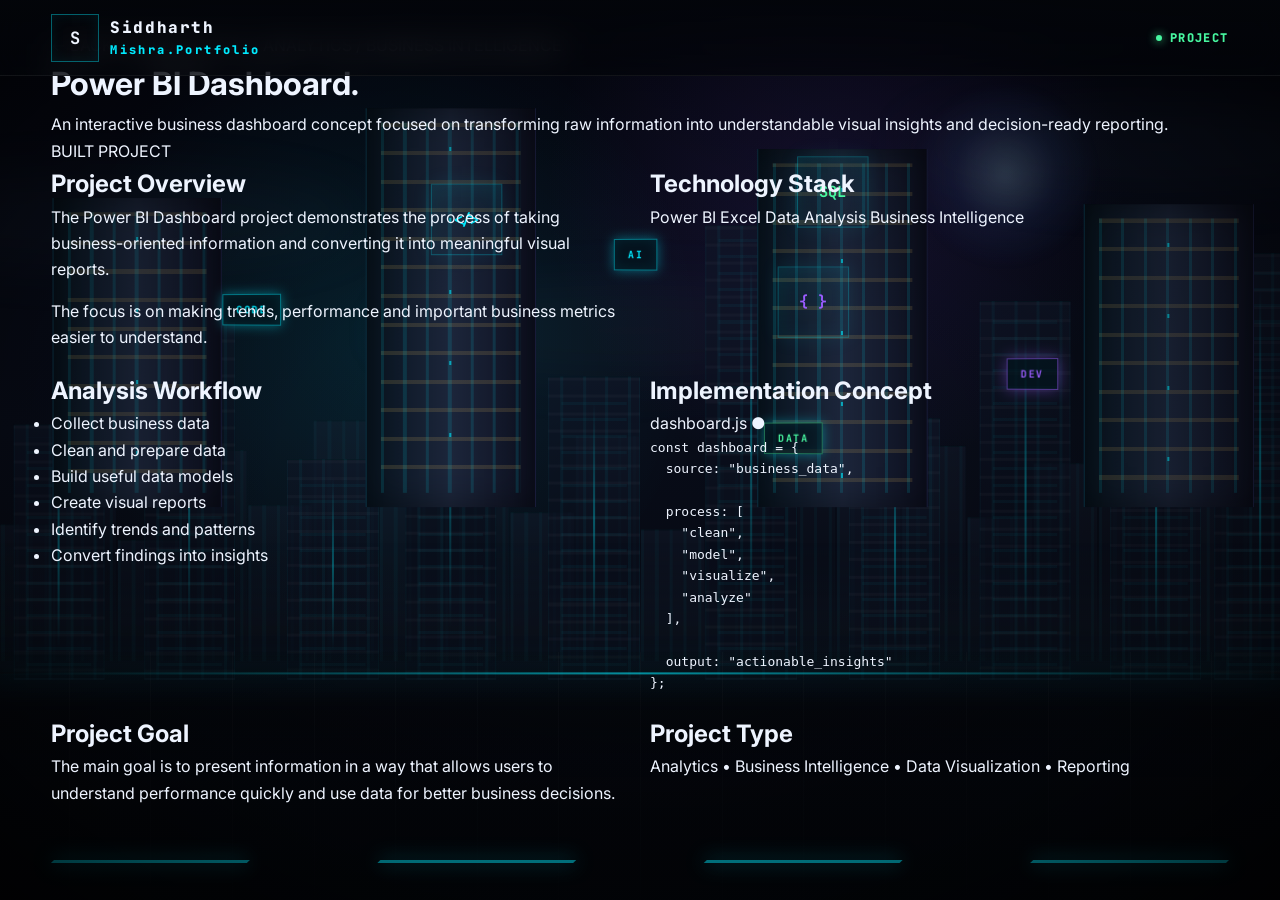
<file: projects/powerbi-dashboard.html>
<!DOCTYPE html>
<html lang="en">

<head>

    <meta charset="UTF-8">

    <meta
        name="viewport"
        content="width=device-width, initial-scale=1.0"
    >

    <meta
        name="description"
        content="Power BI Dashboard — Siddharth Mishra project."
    >

    <title>Power BI Dashboard — Siddharth Mishra</title>

    <link
        rel="stylesheet"
        href="../css/style.css"
    >

    <link
        rel="preconnect"
        href="https://fonts.googleapis.com"
    >

    <link
        href="https://fonts.googleapis.com/css2?family=Inter:wght@400;500;600;700;800&family=JetBrains+Mono:wght@400;500;600;700&display=swap"
        rel="stylesheet"
    >

    <style>

html {
    width: 100%;
    min-height: 100%;
}

body {
    width: 100%;
    min-width: 0;
    margin: 0;
    padding: 0;
}

.project-detail-main {
    width: min(1200px, 92%);
    margin: 0 auto;
    padding: 32px 0 80px;
}

.project-detail-grid {
    width: 100%;
    display: grid;
    grid-template-columns: repeat(2, minmax(0, 1fr));
    gap: 20px;
}

.project-detail-card {
    width: 100%;
    min-width: 0;
}

.project-detail-code {
    width: 100%;
    max-width: 100%;
}

.project-detail-code pre {
    width: 100%;
    max-width: 100%;
    overflow-x: auto;
}

@media (max-width: 768px) {

    .project-detail-main {
        width: 92%;
        padding-top: 25px;
        padding-bottom: 60px;
    }

    .project-detail-grid {
        grid-template-columns: 1fr;
    }

}

@media (max-width: 480px) {

    .project-detail-main {
        width: 94%;
        padding-top: 20px;
    }

}

</style>

</head>

<body class="project-detail-page">

    <div class="city-background">

        <div class="city-sky"></div>

        <div class="moon-glow"></div>

        <div class="cloud cloud-one"></div>
        <div class="cloud cloud-two"></div>
        <div class="cloud cloud-three"></div>

        <div class="distant-city">
            <span></span><span></span><span></span><span></span>
            <span></span><span></span><span></span><span></span>
            <span></span><span></span><span></span><span></span>
            <span></span><span></span><span></span><span></span>
            <span></span><span></span><span></span><span></span>
        </div>

        <div class="city-layer city-layer-back">
            <div class="building b1"><i></i></div>
            <div class="building b2"><i></i></div>
            <div class="building b3"><i></i></div>
            <div class="building b4"><i></i></div>
            <div class="building b5"><i></i></div>
            <div class="building b6"><i></i></div>
            <div class="building b7"><i></i></div>
            <div class="building b8"><i></i></div>
            <div class="building b9"><i></i></div>
            <div class="building b10"><i></i></div>
        </div>

        <div class="city-layer city-layer-front">

            <div class="tower tower-a">
                <div class="tower-light"></div>
                <div class="tower-windows"></div>
            </div>

            <div class="tower tower-b">
                <div class="tower-light"></div>
                <div class="tower-windows"></div>
            </div>

            <div class="tower tower-c">
                <div class="tower-light"></div>
                <div class="tower-windows"></div>
            </div>

            <div class="tower tower-d">
                <div class="tower-light"></div>
                <div class="tower-windows"></div>
            </div>

        </div>

        <div class="neon-sign sign-one">
            <span>CODE</span>
        </div>

        <div class="neon-sign sign-two">
            <span>DEV</span>
        </div>

        <div class="neon-sign sign-three">
            <span>AI</span>
        </div>

        <div class="neon-sign sign-four">
            <span>DATA</span>
        </div>

        <div class="hologram h-one">
            <span>&lt;/&gt;</span>
        </div>

        <div class="hologram h-two">
            <span>{ }</span>
        </div>

        <div class="hologram h-three">
            <span>SQL</span>
        </div>

        <div class="rain"></div>

        <div class="atmosphere"></div>

        <div class="road">

            <div class="road-glow"></div>

            <div class="road-line line-one"></div>
            <div class="road-line line-two"></div>
            <div class="road-line line-three"></div>
            <div class="road-line line-four"></div>

        </div>

        <div class="city-vignette"></div>

    </div>


    <header class="site-header">

        <a
            href="../index.html#projects"
            class="brand"
        >

            <div class="brand-mark">
                <b>S</b>
            </div>

            <div class="brand-text">

                <strong>Siddharth</strong>

                <small>
                    Mishra.Portfolio
                </small>

            </div>

        </a>

        <div class="header-status">

            <span class="status-dot"></span>

            <span>
                PROJECT
            </span>

        </div>

    </header>


    <main class="project-detail-main">

        <a
            href="../index.html#projects"
            class="project-detail-back"
        >
            ← BACK TO PROJECTS
        </a>


        <span class="project-detail-label">
            02 / ANALYTICS / BUSINESS INTELLIGENCE
        </span>


        <h1 class="project-detail-title">

            Power BI
            <span>Dashboard.</span>

        </h1>


        <p class="project-detail-intro">

            An interactive business dashboard concept focused on
            transforming raw information into understandable visual
            insights and decision-ready reporting.

        </p>


        <div class="project-detail-status">
            BUILT PROJECT
        </div>


        <div class="project-detail-grid">


            <section class="project-detail-card">

                <h2>
                    Project Overview
                </h2>

                <p>
                    The Power BI Dashboard project demonstrates the
                    process of taking business-oriented information
                    and converting it into meaningful visual reports.
                </p>

                <p style="margin-top:15px;">
                    The focus is on making trends, performance and
                    important business metrics easier to understand.
                </p>

            </section>


            <section class="project-detail-card">

                <h2>
                    Technology Stack
                </h2>

                <div class="project-detail-stack">

                    <span>Power BI</span>
                    <span>Excel</span>
                    <span>Data Analysis</span>
                    <span>Business Intelligence</span>

                </div>

            </section>


            <section class="project-detail-card">

                <h2>
                    Analysis Workflow
                </h2>

                <ul>

                    <li>
                        Collect business data
                    </li>

                    <li>
                        Clean and prepare data
                    </li>

                    <li>
                        Build useful data models
                    </li>

                    <li>
                        Create visual reports
                    </li>

                    <li>
                        Identify trends and patterns
                    </li>

                    <li>
                        Convert findings into insights
                    </li>

                </ul>

            </section>


            <section class="project-detail-card">

                <h2>
                    Implementation Concept
                </h2>

                <div class="project-detail-code">

                    <div class="project-detail-code-header">

                        <span>
                            dashboard.js
                        </span>

                        <span>
                            ●
                        </span>

                    </div>

                    <pre>const dashboard = {
  source: "business_data",

  process: [
    "clean",
    "model",
    "visualize",
    "analyze"
  ],

  output: "actionable_insights"
};</pre>

                </div>

            </section>


            <section class="project-detail-card">

                <h2>
                    Project Goal
                </h2>

                <p>
                    The main goal is to present information in a way
                    that allows users to understand performance quickly
                    and use data for better business decisions.
                </p>

            </section>


            <section class="project-detail-card">

                <h2>
                    Project Type
                </h2>

                <p>
                    Analytics • Business Intelligence •
                    Data Visualization • Reporting
                </p>

            </section>

        </div>

    </main>


    <script>

        const rain =
            document.querySelector(".rain");

        if (rain) {

            for (
                let i = 0;
                i < 80;
                i++
            ) {

                const drop =
                    document.createElement("span");

                drop.className =
                    "raindrop";

                drop.style.left =
                    `${Math.random() * 100}%`;

                drop.style.height =
                    `${35 + Math.random() * 80}px`;

                drop.style.opacity =
                    `${0.15 + Math.random() * 0.55}`;

                drop.style.animationDuration =
                    `${0.65 + Math.random() * 1.15}s`;

                drop.style.animationDelay =
                    `${Math.random() * -3}s`;

                rain.appendChild(drop);

            }

        }

    </script>

</body>

</html>
</file>
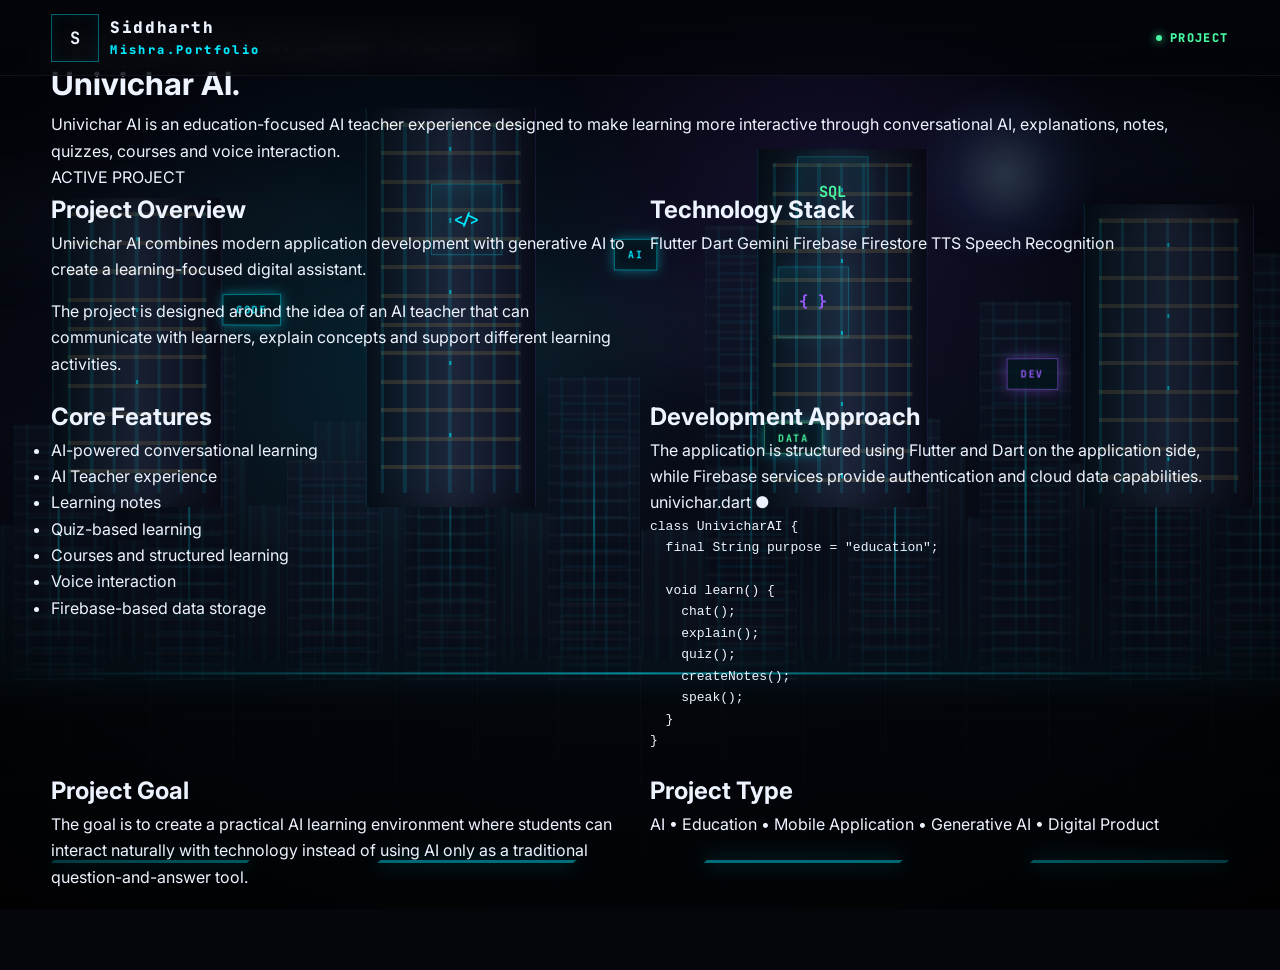
<file: projects/univichar.html>
<!DOCTYPE html>
<html lang="en">

<head>

    <meta charset="UTF-8">

    <meta
        name="viewport"
        content="width=device-width, initial-scale=1.0"
    >

    <meta
        name="description"
        content="Univichar AI — Education-focused AI teacher project by Siddharth Mishra."
    >

    <title>Univichar AI — Siddharth Mishra</title>

    <link
        rel="stylesheet"
        href="../css/style.css"
    >

    <link
        rel="preconnect"
        href="https://fonts.googleapis.com"
    >

    <link
        href="https://fonts.googleapis.com/css2?family=Inter:wght@400;500;600;700;800&family=JetBrains+Mono:wght@400;500;600;700&display=swap"
        rel="stylesheet"
    >

    <style>

html {
    width: 100%;
    min-height: 100%;
}

body {
    width: 100%;
    min-width: 0;
    margin: 0;
    padding: 0;
}

.project-detail-main {
    width: min(1200px, 92%);
    margin: 0 auto;
    padding: 32px 0 80px;
}

.project-detail-grid {
    width: 100%;
    display: grid;
    grid-template-columns: repeat(2, minmax(0, 1fr));
    gap: 20px;
}

.project-detail-card {
    width: 100%;
    min-width: 0;
}

.project-detail-code {
    width: 100%;
    max-width: 100%;
}

.project-detail-code pre {
    width: 100%;
    max-width: 100%;
    overflow-x: auto;
}

@media (max-width: 768px) {

    .project-detail-main {
        width: 92%;
        padding-top: 25px;
        padding-bottom: 60px;
    }

    .project-detail-grid {
        grid-template-columns: 1fr;
    }

}

@media (max-width: 480px) {

    .project-detail-main {
        width: 94%;
        padding-top: 20px;
    }

}

</style>

</head>

<body class="project-detail-page">

    <div class="city-background">

        <div class="city-sky"></div>

        <div class="moon-glow"></div>

        <div class="cloud cloud-one"></div>
        <div class="cloud cloud-two"></div>
        <div class="cloud cloud-three"></div>

        <div class="distant-city">
            <span></span><span></span><span></span><span></span>
            <span></span><span></span><span></span><span></span>
            <span></span><span></span><span></span><span></span>
            <span></span><span></span><span></span><span></span>
            <span></span><span></span><span></span><span></span>
        </div>

        <div class="city-layer city-layer-back">

            <div class="building b1"><i></i></div>
            <div class="building b2"><i></i></div>
            <div class="building b3"><i></i></div>
            <div class="building b4"><i></i></div>
            <div class="building b5"><i></i></div>
            <div class="building b6"><i></i></div>
            <div class="building b7"><i></i></div>
            <div class="building b8"><i></i></div>
            <div class="building b9"><i></i></div>
            <div class="building b10"><i></i></div>

        </div>

        <div class="city-layer city-layer-front">

            <div class="tower tower-a">
                <div class="tower-light"></div>
                <div class="tower-windows"></div>
            </div>

            <div class="tower tower-b">
                <div class="tower-light"></div>
                <div class="tower-windows"></div>
            </div>

            <div class="tower tower-c">
                <div class="tower-light"></div>
                <div class="tower-windows"></div>
            </div>

            <div class="tower tower-d">
                <div class="tower-light"></div>
                <div class="tower-windows"></div>
            </div>

        </div>

        <div class="neon-sign sign-one">
            <span>CODE</span>
        </div>

        <div class="neon-sign sign-two">
            <span>DEV</span>
        </div>

        <div class="neon-sign sign-three">
            <span>AI</span>
        </div>

        <div class="neon-sign sign-four">
            <span>DATA</span>
        </div>

        <div class="hologram h-one">
            <span>&lt;/&gt;</span>
        </div>

        <div class="hologram h-two">
            <span>{ }</span>
        </div>

        <div class="hologram h-three">
            <span>SQL</span>
        </div>

        <div class="rain"></div>

        <div class="atmosphere"></div>

        <div class="road">

            <div class="road-glow"></div>

            <div class="road-line line-one"></div>
            <div class="road-line line-two"></div>
            <div class="road-line line-three"></div>
            <div class="road-line line-four"></div>

        </div>

        <div class="city-vignette"></div>

    </div>


    <header class="site-header">

        <a
            href="../index.html#projects"
            class="brand"
        >

            <div class="brand-mark">
                <b>S</b>
            </div>

            <div class="brand-text">

                <strong>Siddharth</strong>

                <small>
                    Mishra.Portfolio
                </small>

            </div>

        </a>

        <div class="header-status">

            <span class="status-dot"></span>

            <span>
                PROJECT
            </span>

        </div>

    </header>


    <main class="project-detail-main">

        <a
            href="../index.html#projects"
            class="project-detail-back"
        >
            ← BACK TO PROJECTS
        </a>


        <span class="project-detail-label">
            01 / DEVELOPMENT / AI / EDUCATION
        </span>


        <h1 class="project-detail-title">

            Univichar
            <span>AI.</span>

        </h1>


        <p class="project-detail-intro">

            Univichar AI is an education-focused AI teacher experience
            designed to make learning more interactive through
            conversational AI, explanations, notes, quizzes,
            courses and voice interaction.

        </p>


        <div class="project-detail-status">
            ACTIVE PROJECT
        </div>


        <div class="project-detail-grid">


            <section class="project-detail-card">

                <h2>
                    Project Overview
                </h2>

                <p>
                    Univichar AI combines modern application development
                    with generative AI to create a learning-focused
                    digital assistant.
                </p>

                <p style="margin-top:15px;">
                    The project is designed around the idea of an
                    AI teacher that can communicate with learners,
                    explain concepts and support different learning
                    activities.
                </p>

            </section>


            <section class="project-detail-card">

                <h2>
                    Technology Stack
                </h2>

                <div class="project-detail-stack">

                    <span>Flutter</span>
                    <span>Dart</span>
                    <span>Gemini</span>
                    <span>Firebase</span>
                    <span>Firestore</span>
                    <span>TTS</span>
                    <span>Speech Recognition</span>

                </div>

            </section>


            <section class="project-detail-card">

                <h2>
                    Core Features
                </h2>

                <ul>

                    <li>
                        AI-powered conversational learning
                    </li>

                    <li>
                        AI Teacher experience
                    </li>

                    <li>
                        Learning notes
                    </li>

                    <li>
                        Quiz-based learning
                    </li>

                    <li>
                        Courses and structured learning
                    </li>

                    <li>
                        Voice interaction
                    </li>

                    <li>
                        Firebase-based data storage
                    </li>

                </ul>

            </section>


            <section class="project-detail-card">

                <h2>
                    Development Approach
                </h2>

                <p>
                    The application is structured using Flutter and Dart
                    on the application side, while Firebase services
                    provide authentication and cloud data capabilities.
                </p>

                <div class="project-detail-code">

                    <div class="project-detail-code-header">

                        <span>
                            univichar.dart
                        </span>

                        <span>
                            ●
                        </span>

                    </div>

                    <pre>class UnivicharAI {
  final String purpose = "education";

  void learn() {
    chat();
    explain();
    quiz();
    createNotes();
    speak();
  }
}</pre>

                </div>

            </section>


            <section class="project-detail-card">

                <h2>
                    Project Goal
                </h2>

                <p>
                    The goal is to create a practical AI learning
                    environment where students can interact naturally
                    with technology instead of using AI only as a
                    traditional question-and-answer tool.
                </p>

            </section>


            <section class="project-detail-card">

                <h2>
                    Project Type
                </h2>

                <p>
                    AI • Education • Mobile Application •
                    Generative AI • Digital Product
                </p>

            </section>

        </div>

    </main>


    <script>

        "use strict";

        const rain =
            document.querySelector(".rain");

        if (rain) {

            for (
                let i = 0;
                i < 80;
                i++
            ) {

                const drop =
                    document.createElement("span");

                drop.className =
                    "raindrop";

                drop.style.left =
                    `${Math.random() * 100}%`;

                drop.style.height =
                    `${35 + Math.random() * 80}px`;

                drop.style.opacity =
                    `${0.15 + Math.random() * 0.55}`;

                drop.style.animationDuration =
                    `${0.65 + Math.random() * 1.15}s`;

                drop.style.animationDelay =
                    `${Math.random() * -3}s`;

                rain.appendChild(drop);

            }

        }

    </script>

</body>

</html>
</file>
<file: css/style.css>
/* =========================================================
   SIDDHARTH MISHRA PORTFOLIO
   MASTER DESIGN SYSTEM
========================================================= */

:root {

    --bg: #04060b;
    --bg-soft: #070a12;
    --panel: rgba(7, 11, 20, 0.82);
    --panel-strong: rgba(5, 8, 15, 0.96);

    --text: #eef4ff;
    --muted: #8793aa;
    --muted-2: #59657a;

    --cyan: #00eaff;
    --cyan-soft: rgba(0, 234, 255, 0.16);

    --purple: #9b5cff;
    --purple-soft: rgba(155, 92, 255, 0.15);

    --green: #47f6a0;
    --red: #ff5370;
    --yellow: #ffd166;

    --border: rgba(255,255,255,0.10);
    --border-bright: rgba(0,234,255,0.34);

    --mono: "JetBrains Mono", monospace;
    --sans: "Inter", sans-serif;

    --header-height: 76px;

    --container: 1240px;

    --transition:
        280ms cubic-bezier(.2,.8,.2,1);

}


/* =========================================================
   RESET
========================================================= */

* {
    margin: 0;
    padding: 0;
    box-sizing: border-box;
}

html {
    scroll-behavior: smooth;
    scroll-padding-top: 90px;
}

body {
    min-height: 100vh;
    background: var(--bg);
    color: var(--text);
    font-family: var(--sans);
    overflow-x: hidden;
    line-height: 1.65;
}

body.modal-open {
    overflow: hidden;
}

img {
    max-width: 100%;
    display: block;
}

button,
input,
textarea {
    font: inherit;
}

button {
    cursor: pointer;
}

a {
    color: inherit;
    text-decoration: none;
}

::selection {
    background: var(--cyan);
    color: #000;
}


/* =========================================================
   SCROLLBAR
========================================================= */

::-webkit-scrollbar {
    width: 8px;
}

::-webkit-scrollbar-track {
    background: #020308;
}

::-webkit-scrollbar-thumb {
    background: linear-gradient(
        var(--cyan),
        var(--purple)
    );
    border-radius: 20px;
}


/* =========================================================
   LOADER
========================================================= */

.page-loader {
    position: fixed;
    inset: 0;
    z-index: 99999;
    display: grid;
    place-items: center;
    background:
        radial-gradient(
            circle at center,
            rgba(0,234,255,.08),
            transparent 35%
        ),
        #03050a;
    transition: opacity .6s ease, visibility .6s ease;
}

.page-loader.hidden {
    opacity: 0;
    visibility: hidden;
    pointer-events: none;
}

.loader-terminal {
    width: min(520px, 88vw);
    border: 1px solid var(--border-bright);
    background: rgba(2,5,11,.92);
    box-shadow:
        0 0 50px rgba(0,234,255,.10);
}

.loader-top {
    height: 34px;
    padding: 0 14px;
    display: flex;
    align-items: center;
    gap: 7px;
    border-bottom: 1px solid var(--border);
}

.terminal-dot {
    width: 8px;
    height: 8px;
    border-radius: 50%;
}

.terminal-dot.red {
    background: #ff5f57;
}

.terminal-dot.yellow {
    background: #ffbd2e;
}

.terminal-dot.green {
    background: #28c840;
}

.loader-content {
    padding: 28px 24px;
    font: 13px var(--mono);
}

.loader-prefix {
    color: var(--green);
    margin-right: 8px;
}

.loader-cursor {
    color: var(--cyan);
    animation: blink .8s infinite;
}

.loader-progress {
    height: 2px;
    background: rgba(255,255,255,.08);
}

.loader-progress span {
    display: block;
    width: 0;
    height: 100%;
    background: var(--cyan);
    box-shadow: 0 0 14px var(--cyan);
    transition: width .2s ease;
}


/* =========================================================
   SCROLL PROGRESS
========================================================= */

.scroll-progress {
    position: fixed;
    top: 0;
    left: 0;
    width: 100%;
    height: 2px;
    z-index: 10000;
    background: transparent;
}

.scroll-progress span {
    display: block;
    width: 0;
    height: 100%;
    background: linear-gradient(
        90deg,
        var(--cyan),
        var(--purple)
    );
    box-shadow:
        0 0 15px var(--cyan);
}


/* =========================================================
   CUSTOM CURSOR
========================================================= */

.cursor-dot,
.cursor-ring {
    position: fixed;
    z-index: 99998;
    pointer-events: none;
    transform: translate(-50%, -50%);
}

.cursor-dot {
    width: 5px;
    height: 5px;
    border-radius: 50%;
    background: var(--cyan);
    box-shadow: 0 0 14px var(--cyan);
}

.cursor-ring {
    width: 32px;
    height: 32px;
    border: 1px solid rgba(0,234,255,.55);
    border-radius: 50%;
    transition:
        width .2s ease,
        height .2s ease,
        border-color .2s ease;
}

body.cursor-hover .cursor-ring {
    width: 52px;
    height: 52px;
    border-color: var(--purple);
}


/* =========================================================
   BACK TO TOP
========================================================= */

.back-top {
    position: fixed;
    right: 22px;
    bottom: 22px;
    z-index: 8000;

    width: 44px;
    height: 44px;

    border: 1px solid var(--border-bright);
    background: rgba(4,8,15,.8);
    color: var(--cyan);

    opacity: 0;
    visibility: hidden;
    transform: translateY(10px);

    transition: var(--transition);
}

.back-top.show {
    opacity: 1;
    visibility: visible;
    transform: translateY(0);
}

.back-top:hover {
    background: var(--cyan);
    color: #000;
}


/* =========================================================
   CYBERPUNK CITY
========================================================= */

.city-background {
    position: fixed;
    inset: 0;
    z-index: -10;
    overflow: hidden;
    pointer-events: none;
    background: #03050a;
    transform: scale(1.02);
}

.city-sky {
    position: absolute;
    inset: 0;

    background:
        radial-gradient(
            circle at 65% 22%,
            rgba(81,50,150,.22),
            transparent 26%
        ),
        radial-gradient(
            circle at 30% 38%,
            rgba(0,234,255,.10),
            transparent 30%
        ),
        linear-gradient(
            180deg,
            #040611 0%,
            #080c18 48%,
            #03050a 100%
        );
}

.moon-glow {
    position: absolute;
    top: 10%;
    right: 15%;

    width: 180px;
    height: 180px;

    border-radius: 50%;

    background:
        radial-gradient(
            circle,
            rgba(170,225,255,.24),
            rgba(80,140,255,.08) 40%,
            transparent 72%
        );

    filter: blur(4px);

    animation: moonFloat 8s ease-in-out infinite;
}

.cloud {
    position: absolute;
    width: 500px;
    height: 90px;
    border-radius: 50%;
    background: rgba(120,150,190,.045);
    filter: blur(28px);
}

.cloud-one {
    top: 20%;
    left: -10%;
    animation: cloudMove 35s linear infinite;
}

.cloud-two {
    top: 32%;
    left: 30%;
    animation: cloudMove 50s linear infinite reverse;
}

.cloud-three {
    top: 12%;
    left: 70%;
    animation: cloudMove 42s linear infinite;
}


/* Distant buildings */

.distant-city {
    position: absolute;
    bottom: 27%;
    left: 0;
    width: 100%;
    height: 27%;
    display: flex;
    align-items: flex-end;
    gap: 2px;
    opacity: .42;
}

.distant-city span {
    flex: 1;
    min-width: 28px;
    height: calc(35% + var(--h, 20%));
    background:
        repeating-linear-gradient(
            90deg,
            rgba(0,234,255,.08) 0 3px,
            transparent 3px 14px
        ),
        linear-gradient(
            180deg,
            rgba(25,34,52,.85),
            rgba(5,8,15,.96)
        );

    border-top: 1px solid rgba(0,234,255,.08);

    animation:
        buildingPulse 4s ease-in-out infinite;
}

.distant-city span:nth-child(1) { --h: 20%; }
.distant-city span:nth-child(2) { --h: 42%; }
.distant-city span:nth-child(3) { --h: 14%; }
.distant-city span:nth-child(4) { --h: 50%; }
.distant-city span:nth-child(5) { --h: 28%; }
.distant-city span:nth-child(6) { --h: 62%; }
.distant-city span:nth-child(7) { --h: 34%; }
.distant-city span:nth-child(8) { --h: 48%; }
.distant-city span:nth-child(9) { --h: 25%; }
.distant-city span:nth-child(10) { --h: 56%; }
.distant-city span:nth-child(11) { --h: 18%; }
.distant-city span:nth-child(12) { --h: 44%; }
.distant-city span:nth-child(13) { --h: 70%; }
.distant-city span:nth-child(14) { --h: 32%; }
.distant-city span:nth-child(15) { --h: 52%; }
.distant-city span:nth-child(16) { --h: 23%; }
.distant-city span:nth-child(17) { --h: 45%; }
.distant-city span:nth-child(18) { --h: 60%; }
.distant-city span:nth-child(19) { --h: 30%; }
.distant-city span:nth-child(20) { --h: 55%; }


/* City layers */

.city-layer {
    position: absolute;
    inset: 0;
    bottom: 25%;
}

.city-layer-back {
    opacity: .65;
}

.building {
    position: absolute;
    bottom: 0;
    width: 7vw;
    min-width: 55px;
    max-width: 120px;

    background:
        repeating-linear-gradient(
            90deg,
            transparent 0 11px,
            rgba(0,234,255,.07) 11px 14px,
            transparent 14px 22px
        ),
        repeating-linear-gradient(
            180deg,
            rgba(255,255,255,.04) 0 3px,
            transparent 3px 17px
        ),
        linear-gradient(
            180deg,
            #101728,
            #050812
        );

    border: 1px solid rgba(0,234,255,.07);
}

.b1 { left: 2%; height: 37%; }
.b2 { left: 12%; height: 52%; }
.b3 { left: 23%; height: 32%; }
.b4 { left: 32%; height: 62%; }
.b5 { left: 43%; height: 44%; }
.b6 { left: 55%; height: 66%; }
.b7 { left: 66%; height: 38%; }
.b8 { left: 76%; height: 55%; }
.b9 { left: 86%; height: 45%; }
.b10 { left: 94%; height: 62%; }

.building::after {
    content: "";
    position: absolute;
    top: 8%;
    left: 50%;
    width: 2px;
    height: 80%;
    background: linear-gradient(
        180deg,
        transparent,
        rgba(0,234,255,.5),
        transparent
    );
    transform: translateX(-50%);
}

.building i {
    position: absolute;
    inset: 12px;

    background:
        repeating-linear-gradient(
            0deg,
            rgba(0,234,255,.14) 0 3px,
            transparent 3px 16px
        );

    opacity: .45;
}


/* Foreground towers */

.city-layer-front {
    filter: blur(.4px);
}

.tower {
    position: absolute;
    bottom: 25%;
    width: 13vw;
    max-width: 190px;
    min-width: 100px;

    background:
        linear-gradient(
            90deg,
            rgba(0,234,255,.03),
            rgba(30,40,62,.9),
            rgba(155,92,255,.03)
        ),
        #080d18;

    border-left: 1px solid rgba(0,234,255,.15);
    border-right: 1px solid rgba(155,92,255,.12);

    box-shadow:
        inset 0 0 35px rgba(0,0,0,.45);
}

.tower-a {
    left: 5%;
    height: 45%;
}

.tower-b {
    left: 29%;
    height: 58%;
}

.tower-c {
    right: 28%;
    height: 52%;
}

.tower-d {
    right: 3%;
    height: 44%;
}

.tower-light {
    position: absolute;
    top: 8px;
    left: 50%;
    width: 2px;
    height: 94%;
    transform: translateX(-50%);

    background:
        repeating-linear-gradient(
            180deg,
            transparent 0 30px,
            rgba(0,234,255,.6) 30px 34px,
            transparent 34px 70px
        );

    animation: towerLight 4s linear infinite;
}

.tower-windows {
    position: absolute;
    inset: 14px;

    background:
        repeating-linear-gradient(
            90deg,
            rgba(0,234,255,.12) 0 3px,
            transparent 3px 22px
        ),
        repeating-linear-gradient(
            180deg,
            rgba(255,209,102,.13) 0 4px,
            transparent 4px 28px
        );

    animation: windowFlicker 3s steps(2) infinite;
}


/* Neon signs */

.neon-sign {
    position: absolute;
    z-index: 3;

    padding: 8px 13px;

    font:
        700 10px var(--mono);

    letter-spacing: .16em;

    color: var(--cyan);

    border: 1px solid rgba(0,234,255,.45);

    background: rgba(0,20,28,.65);

    box-shadow:
        0 0 12px rgba(0,234,255,.4),
        inset 0 0 12px rgba(0,234,255,.08);

    transform:
        perspective(300px)
        rotateY(-7deg);

    animation: neonPulse 2.4s ease-in-out infinite;
}

.sign-one {
    left: 18%;
    top: 33%;
}

.sign-two {
    right: 18%;
    top: 40%;
    color: var(--purple);
    border-color: rgba(155,92,255,.5);
    box-shadow:
        0 0 15px rgba(155,92,255,.4);
}

.sign-three {
    left: 48%;
    top: 27%;
}

.sign-four {
    right: 36%;
    top: 47%;
    color: var(--green);
    border-color: rgba(71,246,160,.4);
}


/* Holograms */

.hologram {
    position: absolute;
    z-index: 3;

    width: 70px;
    height: 70px;

    display: grid;
    place-items: center;

    border:
        1px solid rgba(0,234,255,.25);

    color: var(--cyan);

    font:
        700 15px var(--mono);

    background:
        linear-gradient(
            180deg,
            rgba(0,234,255,.05),
            transparent
        );

    box-shadow:
        inset 0 0 20px rgba(0,234,255,.08),
        0 0 20px rgba(0,234,255,.08);

    animation: hologramFloat 5s ease-in-out infinite;
}

.h-one {
    left: 34%;
    top: 21%;
}

.h-two {
    right: 34%;
    top: 30%;
    color: var(--purple);
}

.h-three {
    left: 62%;
    top: 18%;
    color: var(--green);
}


/* Rain */

.rain {
    position: absolute;
    inset: 0;
    overflow: hidden;
    opacity: .28;
}

.raindrop {
    position: absolute;
    top: -100px;
    width: 1px;
    height: 70px;

    background:
        linear-gradient(
            transparent,
            rgba(0,234,255,.75)
        );

    animation:
        rainFall linear infinite;
}


/* Atmosphere */

.atmosphere {
    position: absolute;
    left: -10%;
    right: -10%;
    bottom: 19%;
    height: 20%;

    background:
        linear-gradient(
            180deg,
            transparent,
            rgba(100,140,180,.05),
            rgba(0,0,0,.5)
        );

    filter: blur(18px);
}


/* Road */

.road {
    position: absolute;
    left: 0;
    right: 0;
    bottom: 0;
    height: 28%;

    background:
        linear-gradient(
            180deg,
            rgba(4,8,14,.15),
            rgba(2,4,8,.95)
        ),
        repeating-linear-gradient(
            90deg,
            rgba(255,255,255,.025) 0 1px,
            transparent 1px 80px
        );

    perspective: 700px;
}

.road-glow {
    position: absolute;
    top: 8%;
    left: 0;
    width: 100%;
    height: 2px;

    background: linear-gradient(
        90deg,
        transparent,
        rgba(0,234,255,.6),
        transparent
    );

    box-shadow: 0 0 30px rgba(0,234,255,.5);
}

.road-line {
    position: absolute;
    bottom: 18%;
    width: 15%;
    height: 3px;
    background: rgba(0,234,255,.6);
    box-shadow: 0 0 16px rgba(0,234,255,.6);
    transform: skewX(-45deg);
    animation: roadMove 3s linear infinite;
}

.line-one { left: 5%; }
.line-two { left: 30%; animation-delay: -1s; }
.line-three { left: 55%; animation-delay: -2s; }
.line-four { left: 80%; animation-delay: -2.5s; }


/* Vehicles */

.vehicle {
    position: absolute;
    width: 50px;
    height: 10px;
    border-radius: 4px;

    background:
        linear-gradient(
            90deg,
            rgba(255,50,80,.8),
            rgba(0,234,255,.8)
        );

    box-shadow:
        0 0 14px rgba(0,234,255,.65);

    animation: vehicleMove 11s linear infinite;
}

.vehicle span {
    position: absolute;
    inset: -4px -30px;
    background:
        linear-gradient(
            90deg,
            transparent,
            rgba(0,234,255,.16)
        );
    filter: blur(4px);
}

.vehicle-one {
    bottom: 17%;
    left: -80px;
}

.vehicle-two {
    bottom: 11%;
    left: -120px;
    animation-duration: 15s;
    animation-delay: -5s;
}

.vehicle-three {
    bottom: 23%;
    left: -90px;
    animation-duration: 18s;
    animation-delay: -9s;
}

.vehicle-four {
    bottom: 8%;
    left: -150px;
    animation-duration: 12s;
    animation-delay: -3s;
}

.city-vignette {
    position: absolute;
    inset: 0;

    background:
        radial-gradient(
            ellipse at center,
            transparent 30%,
            rgba(0,0,0,.25) 68%,
            rgba(0,0,0,.76) 100%
        );
}


/* =========================================================
   HEADER
========================================================= */

.site-header {
    position: fixed;
    top: 0;
    left: 0;
    right: 0;

    z-index: 9000;

    height: var(--header-height);

    display: flex;
    align-items: center;
    justify-content: space-between;

    padding:
        0 clamp(18px, 4vw, 55px);

    border-bottom: 1px solid rgba(255,255,255,.06);

    background:
        linear-gradient(
            180deg,
            rgba(3,5,10,.92),
            rgba(3,5,10,.64)
        );

    backdrop-filter: blur(16px);

    transition:
        background .3s ease,
        box-shadow .3s ease;
}

.site-header.scrolled {
    background: rgba(3,5,10,.94);
    box-shadow:
        0 15px 45px rgba(0,0,0,.35);
}

.brand {
    display: flex;
    align-items: center;
    gap: 11px;
}

.brand-mark {
    width: 48px;
    height: 48px;

    display: flex;
    align-items: center;
    justify-content: center;
    gap: 1px;

    border:
        1px solid rgba(0,234,255,.4);

    color: var(--cyan);

    font:
        700 11px var(--mono);

    box-shadow:
        inset 0 0 14px rgba(0,234,255,.07);
}

.brand-mark b {
    font-size: 17px;
    color: var(--text);
}

.brand-text {
    display: flex;
    flex-direction: column;
    line-height: 1.1;
}

.brand-text strong {
    font:
        800 16px var(--mono);
    letter-spacing: .1em;
}

.brand-text small {
    color: var(--cyan);
    font:
        800 12px var(--mono);
    letter-spacing: .2em;
    margin-top: 4px;
}

.main-nav {
    display: flex;
    align-items: center;
    gap: 4px;
}

.nav-link {
    position: relative;
    padding: 10px 10px;

    color: #8994a9;

    font:
        600 12px var(--mono);

    letter-spacing: .04em;

    transition: var(--transition);
}

.nav-link::before {
    margin-right: 3px;
    color: rgba(0,234,255,.45);
}

.nav-link:hover,
.nav-link.active {
    color: var(--text);
}

.nav-link.active::after {
    content: "";
    position: absolute;
    left: 10px;
    right: 10px;
    bottom: 2px;
    height: 1px;
    background: var(--cyan);
    box-shadow: 0 0 9px var(--cyan);
}

.header-status {
    display: flex;
    align-items: center;
    gap: 8px;

    color: var(--green);

    font:
        800 12px var(--mono);

    letter-spacing: .12em;
}

.status-dot {
    width: 6px;
    height: 6px;
    border-radius: 50%;
    background: var(--green);
    box-shadow: 0 0 10px var(--green);
    animation: statusPulse 1.6s infinite;
}

.mobile-menu-button {
    display: none;

    width: 42px;
    height: 42px;

    border: 1px solid var(--border);
    background: transparent;
}

.mobile-menu-button span {
    display: block;
    width: 20px;
    height: 1px;
    margin: 4px auto;
    background: var(--cyan);
}


/* =========================================================
   COMMON
========================================================= */

.section {
    position: relative;
    width: 100%;
}

.content-section {
    padding:
        130px
        max(20px, calc((100vw - var(--container)) / 2))
        110px;
}

.section-heading {
    max-width: var(--container);
    margin: 0 auto 70px;

    display: flex;
    align-items: flex-end;
    justify-content: space-between;
    gap: 40px;
}

.section-number {
    display: block;

    color: var(--cyan);

    font:
        800 12px var(--mono);

    letter-spacing: .18em;

    margin-bottom: 12px;
}

.section-heading h2 {
    font-size:
        clamp(32px, 4vw, 55px);

    line-height: 1.05;

    letter-spacing: -.045em;
}

.section-heading h2 span {
    color: var(--cyan);
}

.section-heading > p {
    max-width: 370px;
    color: var(--muted);
    font-size: 14px;
    text-align: right;
}

.code-comment {
    color: var(--muted-2);
    font:
        12px var(--mono);
    margin-bottom: 20px;
}


/* =========================================================
   HERO
========================================================= */

.hero {
    min-height: 100svh;

    display: flex;
    align-items: center;

    padding:
        140px
        max(20px, calc((100vw - 1240px) / 2))
        90px;

    overflow: hidden;
}

.hero-grid {
    position: absolute;
    inset: 0;

    background-image:
        linear-gradient(
            rgba(0,234,255,.04) 1px,
            transparent 1px
        ),
        linear-gradient(
            90deg,
            rgba(0,234,255,.04) 1px,
            transparent 1px
        );

    background-size: 70px 70px;

    mask-image:
        linear-gradient(
            90deg,
            black,
            transparent 78%
        );

    opacity: .45;
}

.hero-content {
    position: relative;
    z-index: 5;
    width: min(850px, 100%);
}

.terminal-badge {
    display: inline-flex;
    align-items: center;
    gap: 8px;

    padding: 8px 12px;

    border: 1px solid rgba(71,246,160,.22);

    background: rgba(4,14,13,.62);

    color: var(--green);

    font:
        800 14px var(--mono);

    margin-bottom: 28px;

    box-shadow:
        0 0 20px rgba(71,246,160,.04);
}

.terminal-prompt {
    color: var(--cyan);
}

.terminal-blink {
    animation: blink .8s steps(1) infinite;
}

.hero-code-label {
    display: flex;
    gap: 14px;
    align-items: center;

    color: var(--muted-2);

    font:
        12px var(--mono);

    margin-bottom: 12px;
}

.hero-code-label span:first-child {
    color: var(--cyan);
}

.hero-title {
    display: flex;
    flex-direction: column;

    line-height: .91;

    margin-bottom: 30px;
}

.hero-small {
    color: #aab3c3;
    font:
        600 clamp(34px, 2vw, 50px) var(--mono);

    letter-spacing: .03em;
    margin-bottom: 14px;
}

.hero-name {
    font-size:
        clamp(65px, 11vw, 145px);

    font-weight: 800;

    letter-spacing: -.075em;

    color: #f4f7ff;

    text-shadow:
        0 0 35px rgba(255,255,255,.05);
}

.hero-lastname {
    font-size:
        clamp(65px, 11vw, 145px);

    font-weight: 800;

    letter-spacing: -.075em;

    color: transparent;

    -webkit-text-stroke:
        1px rgba(255,255,255,.65);
}

.hero-lastname .accent {
    color: var(--cyan);
    -webkit-text-stroke: 0;
    text-shadow: 0 0 30px rgba(0,234,255,.7);
}

.typing-line {
    display: flex;
    align-items: center;

    min-height: 30px;

    color: var(--cyan);

    font:
        600 17px var(--mono);

    margin-bottom: 24px;
}

.typing-prefix,
.typing-suffix {
    color: var(--purple);
}

.typing-prefix {
    margin-right: 5px;
}

.typing-suffix {
    margin-left: 5px;
}

.hero-description {
    max-width: 680px;

    color: #aab4c7;

    font-size: 15px;

    margin-bottom: 32px;
}

.hero-description strong {
    color: #edf5ff;
}

.hero-actions {
    display: flex;
    flex-wrap: wrap;
    gap: 12px;
    margin-bottom: 42px;
}

.btn {
    min-height: 48px;

    display: inline-flex;
    align-items: center;
    justify-content: center;
    gap: 16px;

    padding: 0 19px;

    border: 1px solid var(--border);

    font:
        600 10px var(--mono);

    letter-spacing: .07em;

    transition: var(--transition);
}

.btn-primary {
    background: var(--cyan);
    color: #001015;
    border-color: var(--cyan);
}

.btn-primary:hover {
    transform: translateY(-3px);
    box-shadow:
        0 0 30px rgba(0,234,255,.28);
}

.btn-secondary {
    background: rgba(4,8,15,.62);
    color: var(--text);
}

.btn-secondary:hover {
    border-color: var(--cyan);
    color: var(--cyan);
    transform: translateY(-3px);
}

.btn-arrow {
    font-size: 15px;
}

.hero-terminal {
    width: min(660px, 100%);

    border:
        1px solid rgba(0,234,255,.16);

    background:
        rgba(3,7,13,.78);

    box-shadow:
        0 30px 80px rgba(0,0,0,.25),
        inset 0 0 40px rgba(0,234,255,.025);
}

.terminal-head {
    height: 35px;

    display: flex;
    align-items: center;
    justify-content: space-between;

    padding: 0 13px;

    border-bottom:
        1px solid rgba(255,255,255,.06);

    color: var(--muted);

    font:
        12px var(--mono);
}

.terminal-dots {
    display: flex;
    gap: 5px;
}

.terminal-dots i {
    width: 6px;
    height: 6px;
    border-radius: 50%;
    background: #506078;
}

.terminal-body {
    padding: 18px 17px;

    font:
        12px/1.9 var(--mono);
}

.terminal-green,
.green {
    color: var(--green);
}

.terminal-blue,
.blue {
    color: #70a7ff;
}

.terminal-output {
    color: #8998ad;
    padding-left: 16px;
}

.terminal-live {
    color: var(--green);
}

.hero-side-code {
    position: absolute;
    right: 5%;
    top: 25%;

    display: flex;
    flex-direction: column;
    gap: 10px;

    color: rgba(0,234,255,.14);

    font:
        9px var(--mono);

    animation: codeFloat 8s ease-in-out infinite;
}

.scroll-indicator {
    position: absolute;
    bottom: 30px;
    left: 50%;

    transform: translateX(-50%);

    display: flex;
    flex-direction: column;
    align-items: center;
    gap: 8px;

    color: var(--muted-2);

    font:
        12px var(--mono);

    letter-spacing: .16em;
}

.scroll-indicator i {
    width: 1px;
    height: 38px;

    background:
        linear-gradient(
            var(--cyan),
            transparent
        );

    animation: scrollLine 1.8s infinite;
}


/* =========================================================
   ABOUT
========================================================= */

.about-layout {
    max-width: var(--container);
    margin: auto;

    display: grid;
    grid-template-columns: 390px 1fr;
    gap: 80px;

    align-items: center;
}

.profile-frame {
    position: relative;

    padding: 11px;

    border:
        1px solid rgba(0,234,255,.24);

    background:
        linear-gradient(
            135deg,
            rgba(0,234,255,.08),
            rgba(155,92,255,.05)
        );

    box-shadow:
        0 30px 70px rgba(0,0,0,.35);
}

.profile-frame::before {
    content: "";

    position: absolute;
    inset: 4px;

    border:
        1px dashed rgba(255,255,255,.10);

    pointer-events: none;
}

.profile-image {
    width: 100%;
    aspect-ratio: 4/5;
    object-fit: cover;

    filter:
        grayscale(.25)
        contrast(1.08)
        brightness(.86);

    transition:
        filter .5s ease,
        transform .5s ease;
}

.profile-frame:hover .profile-image {
    filter:
        grayscale(0)
        contrast(1.08)
        brightness(1);

    transform: scale(1.015);
}

.profile-scan {
    position: absolute;
    left: 11px;
    right: 11px;
    height: 1px;

    top: 12%;

    z-index: 2;

    background: var(--cyan);
    box-shadow: 0 0 12px var(--cyan);

    opacity: .7;

    animation: profileScan 4s linear infinite;
}

.profile-corner {
    position: absolute;
    width: 22px;
    height: 22px;
    border-color: var(--cyan);
    z-index: 3;
}

.profile-corner.top-left {
    left: 2px;
    top: 2px;
    border-top: 2px solid;
    border-left: 2px solid;
}

.profile-corner.top-right {
    right: 2px;
    top: 2px;
    border-top: 2px solid;
    border-right: 2px solid;
}

.profile-corner.bottom-left {
    left: 2px;
    bottom: 2px;
    border-bottom: 2px solid;
    border-left: 2px solid;
}

.profile-corner.bottom-right {
    right: 2px;
    bottom: 2px;
    border-bottom: 2px solid;
    border-right: 2px solid;
}

.profile-tag {
    position: absolute;
    bottom: 21px;
    left: 22px;
    right: 22px;

    display: flex;
    justify-content: space-between;

    padding: 8px 10px;

    background:
        rgba(3,6,12,.84);

    border:
        1px solid rgba(0,234,255,.12);

    font:
        10px var(--mono);

    color: var(--muted);
}

.profile-tag span:last-child {
    color: var(--cyan);
}

.profile-meta {
    display: grid;
    grid-template-columns: 1fr 1fr 1fr;

    margin-top: 12px;

    border:
        1px solid var(--border);

    background: rgba(5,8,14,.55);
}

.profile-meta div {
    padding: 13px 12px;
    border-right: 1px solid var(--border);
}

.profile-meta div:last-child {
    border-right: 0;
}

.profile-meta span {
    display: block;
    color: var(--muted-2);
    font:
        10px var(--mono);
    margin-bottom: 4px;
}

.profile-meta strong {
    display: block;
    font-size: 11px;
    color: #d8e1ef;
}

.about-content h3 {
    max-width: 650px;

    font-size:
        clamp(29px, 4vw, 50px);

    line-height: 1.12;

    letter-spacing: -.045em;

    margin-bottom: 26px;
}

.about-content h3 span {
    color: var(--cyan);
}

.about-content > p {
    max-width: 700px;
    color: var(--muted);
    font-size: 14px;
    margin-bottom: 15px;
}

.about-terminal {
    margin-top: 28px;
    padding: 19px;

    border:
        1px solid rgba(0,234,255,.12);

    background:
        rgba(3,7,13,.68);

    font:
        14px/1.9 var(--mono);
}

.about-terminal-line {
    color: #e8effb;
}

.about-terminal .purple {
    color: var(--purple);
}

.about-terminal .blue {
    color: #70a7ff;
}

.about-terminal .property {
    color: #91a8c4;
}

.about-terminal .string {
    color: var(--green);
}

.indent {
    padding-left: 22px;
}

.stats-grid {
    max-width: var(--container);

    margin:
        80px
        auto
        0;

    display: grid;
    grid-template-columns:
        repeat(4, 1fr);

    border-top:
        1px solid var(--border);
    border-bottom:
        1px solid var(--border);
}

.stat-card {
    position: relative;

    padding: 27px 23px;

    border-right:
        1px solid var(--border);

    background:
        linear-gradient(
            180deg,
            rgba(255,255,255,.015),
            transparent
        );
}

.stat-card:last-child {
    border-right: 0;
}

.stat-index {
    display: block;

    color: var(--cyan);

    font:
        12px var(--mono);

    margin-bottom: 13px;
}

.stat-card strong {
    display: block;

    font:
        700 39px var(--mono);

    line-height: 1;

    color: #eef5ff;

    margin-bottom: 9px;
}

.stat-card > span:not(.stat-index) {
    display: block;

    color: #c5cfdf;

    font-size: 14px;
}

.stat-card small {
    display: block;
    margin-top: 7px;
    color: var(--muted-2);
    font:
        12px var(--mono);
}


/* =========================================================
   SKILLS
========================================================= */

.skills-layout {
    max-width: var(--container);
    margin: auto;

    display: grid;
    grid-template-columns: 1.25fr .75fr;
    gap: 55px;
}

.skills-main {
    display: grid;
    grid-template-columns: 1fr 1fr;
    gap: 12px;
}

.skill-card {
    padding: 20px;

    border:
        1px solid var(--border);

    background:
        rgba(5,9,16,.68);

    transition: var(--transition);
}

.skill-card:hover {
    border-color:
        rgba(0,234,255,.28);

    transform:
        translateY(-4px);

    background:
        rgba(5,12,21,.8);
}

.skill-top {
    display: grid;
    grid-template-columns: 42px 1fr auto;
    align-items: center;
    gap: 12px;
}

.skill-icon {
    width: 40px;
    height: 40px;

    display: grid;
    place-items: center;

    border:
        1px solid rgba(0,234,255,.2);

    background:
        rgba(0,234,255,.04);

    color: var(--cyan);

    font:
        700 10px var(--mono);
}

.skill-top strong {
    display: block;
    font-size: 12px;
}

.skill-top span {
    display: block;
    margin-top: 2px;
    color: var(--muted-2);
    font:
        10px var(--mono);
}

.skill-top b {
    color: var(--cyan);
    font:
        600 10px var(--mono);
}

.skill-bar {
    height: 2px;
    margin-top: 17px;
    background: rgba(255,255,255,.07);
}

.skill-bar span {
    display: block;
    width: 0;
    height: 100%;

    background:
        linear-gradient(
            90deg,
            var(--cyan),
            var(--purple)
        );

    box-shadow:
        0 0 12px rgba(0,234,255,.45);

    transition:
        width 1.4s
        cubic-bezier(.2,.8,.2,1);
}

.skills-side {
    display: flex;
    flex-direction: column;
    gap: 15px;
}

.skills-console {
    border:
        1px solid var(--border);

    background:
        rgba(3,7,13,.82);

    min-height: 100%;
}

.console-header {
    height: 36px;

    display: flex;
    justify-content: space-between;
    align-items: center;

    padding: 0 13px;

    border-bottom:
        1px solid var(--border);

    color: var(--muted);

    font:
        10px var(--mono);
}

.console-header span:last-child {
    color: var(--green);
}

.console-code {
    padding: 20px;

    font:
        10px/2 var(--mono);

    color: #c9d4e4;
}

.console-code .purple,
.purple {
    color: var(--purple);
}

.console-code .property {
    color: #8ba1be;
}

.console-code .string {
    color: var(--green);
}

.console-code .blue {
    color: #70a7ff;
}

.indent2 {
    padding-left: 44px;
}

.soft-skill-box {
    padding: 21px;

    border:
        1px solid rgba(155,92,255,.18);

    background:
        rgba(20,10,35,.35);
}

.box-label {
    display: block;
    color: var(--purple);
    font:
        10px var(--mono);
    margin-bottom: 15px;
}

.soft-tags {
    display: flex;
    flex-wrap: wrap;
    gap: 7px;
}

.soft-tags span {
    padding: 6px 8px;

    border:
        1px solid rgba(155,92,255,.18);

    color: #bda6e9;

    font:
        10px var(--mono);

    background:
        rgba(155,92,255,.04);
}


/* =========================================================
   JOURNEY
========================================================= */

.journey-timeline {
    position: relative;

    max-width: 950px;

    margin: auto;

    padding-bottom: 20px;
}

.timeline-line {
    position: absolute;

    left: 28px;
    top: 0;
    bottom: 0;

    width: 1px;

    background:
        linear-gradient(
            var(--cyan),
            rgba(155,92,255,.4),
            transparent
        );
}

.timeline-item {
    position: relative;

    display: grid;
    grid-template-columns: 57px 1fr;

    gap: 30px;

    margin-bottom: 35px;
}

.timeline-marker {
    position: relative;
    z-index: 2;

    width: 57px;
    height: 57px;

    display: grid;
    place-items: center;

    border:
        1px solid rgba(0,234,255,.35);

    background:
        #060b14;

    color: var(--cyan);

    font:
        600 10px var(--mono);

    box-shadow:
        0 0 25px rgba(0,234,255,.06);
}

.timeline-marker.active {
    background:
        rgba(0,234,255,.08);

    box-shadow:
        0 0 30px rgba(0,234,255,.18);
}

.timeline-card {
    padding: 24px;

    border:
        1px solid var(--border);

    background:
        rgba(5,9,16,.68);

    transition: var(--transition);
}

.timeline-card:hover {
    transform: translateX(5px);
    border-color: rgba(0,234,255,.2);
}

.timeline-card.current {
    border-color:
        rgba(71,246,160,.22);
}

.timeline-command {
    color: var(--muted-2);

    font:
        12px var(--mono);
}

.timeline-card h3 {
    margin: 9px 0 9px;

    font-size: 22px;
}

.timeline-card p {
    color: var(--muted);
    font-size: 14px;
}

.timeline-tags {
    display: flex;
    flex-wrap: wrap;
    gap: 7px;
    margin-top: 17px;
}

.timeline-tags span {
    padding: 5px 8px;

    color: var(--cyan);

    border:
        1px solid rgba(0,234,255,.16);

    font:
        10px var(--mono);
}


/* =========================================================
   PROJECTS
========================================================= */

.project-toolbar {
    max-width: var(--container);

    margin:
        0 auto
        25px;

    display: flex;
    gap: 8px;
    flex-wrap: wrap;
}

.project-filter {
    padding: 8px 12px;

    border:
        1px solid var(--border);

    background:
        rgba(4,8,15,.65);

    color: var(--muted);

    font:
        10px var(--mono);

    transition: var(--transition);
}

.project-filter:hover,
.project-filter.active {
    color: var(--cyan);
    border-color:
        rgba(0,234,255,.3);

    background:
        rgba(0,234,255,.05);
}

.projects-grid {
    max-width: var(--container);
    margin: auto;

    display: grid;
    grid-template-columns:
        repeat(2, 1fr);

    gap: 15px;
}

.project-card {
    position: relative;

    min-height: 370px;

    padding: 28px;

    border:
        1px solid var(--border);

    background:
        linear-gradient(
            145deg,
            rgba(8,13,23,.88),
            rgba(3,6,12,.72)
        );

    overflow: hidden;

    transition:
        transform .35s ease,
        border-color .35s ease,
        opacity .35s ease;
}

.project-card::before {
    content: "";

    position: absolute;

    width: 220px;
    height: 220px;

    right: -90px;
    top: -90px;

    border-radius: 50%;

    background:
        radial-gradient(
            circle,
            rgba(0,234,255,.12),
            transparent 65%
        );
}

.project-card:hover {
    transform: translateY(-6px);
    border-color:
        rgba(0,234,255,.32);
}

.project-card.hidden {
    display: none;
}

.project-number {
    position: absolute;
    top: 21px;
    right: 24px;

    color: rgba(0,234,255,.23);

    font:
        700 34px var(--mono);
}

.project-top {
    display: flex;
    align-items: center;
    justify-content: space-between;

    margin-bottom: 37px;
}

.project-type,
.project-status {
    font:
        10px var(--mono);
    letter-spacing: .12em;
}

.project-type {
    color: var(--cyan);
}

.project-status {
    color: var(--green);
}

.project-icon {
    width: 54px;
    height: 54px;

    display: grid;
    place-items: center;

    border:
        1px solid rgba(0,234,255,.2);

    color: var(--cyan);

    background:
        rgba(0,234,255,.04);

    font:
        700 14px var(--mono);

    margin-bottom: 22px;
}

.project-card h3 {
    font-size: 25px;
    margin-bottom: 12px;
}

.project-card > p {
    max-width: 500px;
    color: var(--muted);
    font-size: 14px;
}

.project-stack {
    display: flex;
    flex-wrap: wrap;
    gap: 7px;
    margin-top: 22px;
}

.project-stack span {
    padding: 6px 8px;

    color: #aab9ce;

    background:
        rgba(255,255,255,.03);

    border:
        1px solid rgba(255,255,255,.07);

    font:
        10px var(--mono);
}

.project-bottom {
    position: absolute;
    left: 28px;
    right: 28px;
    bottom: 24px;

    display: flex;
    justify-content: space-between;
    align-items: center;

    color: var(--muted-2);

    font:
        10px var(--mono);

    border-top:
        1px solid rgba(255,255,255,.06);

    padding-top: 15px;
}

.project-open {
    border: 0;
    background: transparent;
    color: var(--cyan);
    font:
        800 10px var(--mono);
}


/* =========================================================
   CERTIFICATES
========================================================= */

.certificate-upload-panel {
    max-width: var(--container);
    margin: auto;

    padding: 23px;

    display: flex;
    justify-content: space-between;
    align-items: center;
    gap: 25px;

    border:
        1px dashed rgba(0,234,255,.24);

    background:
        rgba(4,9,16,.62);
}

.upload-info {
    display: flex;
    align-items: center;
    gap: 18px;
}

.upload-icon {
    width: 54px;
    height: 54px;

    display: grid;
    place-items: center;

    border:
        1px solid rgba(0,234,255,.3);

    color: var(--cyan);

    font:
        300 30px var(--mono);
}

.upload-info h3 {
    font-size: 18px;
    margin-bottom: 4px;
}

.upload-info p {
    color: var(--muted);
    font-size: 12px;
}

.upload-button {
    display: inline-flex;
    align-items: center;
    gap: 13px;

    padding: 13px 15px;

    color: var(--cyan);

    border:
        1px solid rgba(0,234,255,.28);

    background:
        rgba(0,234,255,.04);

    font:
        600 9px var(--mono);

    cursor: pointer;
}

.upload-button b {
    font-size: 16px;
}

.certificate-grid {
    max-width: var(--container);
    margin: 22px auto 0;

    display: grid;
    grid-template-columns:
        repeat(3, 1fr);

    gap: 14px;
}

.certificate-empty {
    grid-column: 1 / -1;

    min-height: 210px;

    display: grid;
    place-items: center;

    text-align: center;

    border:
        1px solid var(--border);

    background:
        rgba(4,8,14,.5);
}

.certificate-empty span {
    color: var(--cyan);
    font:
        12px var(--mono);
}

.certificate-empty p {
    color: var(--muted);
    font-size: 13px;
}

.certificate-empty small {
    color: var(--muted-2);
    font:
        10px var(--mono);
}

.certificate-item {
    position: relative;

    border:
        1px solid var(--border);

    background:
        rgba(4,8,14,.75);

    overflow: hidden;
}

.certificate-item img {
    width: 100%;
    aspect-ratio: 16/10;
    object-fit: cover;
}

.certificate-remove {
    position: absolute;
    top: 10px;
    right: 10px;

    width: 29px;
    height: 29px;

    border:
        1px solid rgba(255,83,112,.4);

    background:
        rgba(0,0,0,.72);

    color: var(--red);
}


/* =========================================================
   RESUME DASHBOARD
========================================================= */

.resume-dashboard {
    max-width: var(--container);
    margin: auto;

    display: grid;
    grid-template-columns: .8fr 1.2fr;
    gap: 25px;
}

.resume-preview-card,
.resume-controls {
    border:
        1px solid var(--border);

    background:
        rgba(4,8,15,.72);
}

.resume-preview-header {
    height: 42px;

    display: flex;
    align-items: center;
    justify-content: space-between;

    padding: 0 14px;

    border-bottom:
        1px solid var(--border);

    font:
        10px var(--mono);

    color: var(--muted);
}

.file-status {
    color: var(--green);
}

.file-status i {
    display: inline-block;
    width: 6px;
    height: 6px;
    border-radius: 50%;
    background: var(--green);
    margin-right: 5px;
}

.resume-mini-preview {
    padding: 35px;

    display: flex;
    justify-content: center;
    align-items: center;
    gap: 20px;

    min-height: 310px;

    background:
        radial-gradient(
            circle at center,
            rgba(0,234,255,.05),
            transparent 60%
        );
}

.mini-photo {
    width: 80px;
    height: 105px;

    border:
        1px solid rgba(0,234,255,.35);

    overflow: hidden;
}

.mini-photo img {
    width: 100%;
    height: 100%;
    object-fit: cover;
}

.mini-lines {
    width: 55%;
    display: flex;
    flex-direction: column;
    gap: 10px;
}

.mini-lines span {
    height: 4px;
    background: rgba(255,255,255,.13);
}

.mini-lines .long {
    width: 100%;
}

.mini-lines .medium {
    width: 70%;
}

.mini-lines .short {
    width: 40%;
}

.mini-lines .divider {
    width: 100%;
    height: 1px;
    background: rgba(0,234,255,.25);
    margin: 7px 0;
}

.resume-file-meta {
    display: grid;
    grid-template-columns: 1fr 1fr;

    border-top:
        1px solid var(--border);
}

.resume-file-meta div {
    padding: 15px;
    border-right:
        1px solid var(--border);
}

.resume-file-meta div:last-child {
    border-right: 0;
}

.resume-file-meta span {
    display: block;
    color: var(--muted-2);
    font:
        10px var(--mono);
    margin-bottom: 4px;
}

.resume-file-meta strong {
    font:
        10px var(--mono);
    color: #d9e3f1;
}

.resume-console {
    padding: 30px;
}

.console-label {
    color: var(--cyan);
    font:
        12px var(--mono);
}

.resume-console h3 {
    margin:
        13px
        0
        8px;

    font-size: 25px;
}

.resume-console > p {
    color: var(--muted);
    font-size: 14px;
    max-width: 600px;
}

.resume-template-buttons {
    display: grid;
    grid-template-columns: 1fr 1fr;
    gap: 9px;
    margin-top: 25px;
}

.template-select {
    text-align: left;

    display: grid;
    grid-template-columns: 30px 1fr;
    column-gap: 10px;

    padding: 14px;

    border:
        1px solid var(--border);

    background:
        rgba(255,255,255,.015);

    color: var(--text);

    transition: var(--transition);
}

.template-select span {
    grid-row: 1 / 3;
    color: var(--cyan);
    font:
        600 10px var(--mono);
}

.template-select strong {
    font-size: 12px;
}

.template-select small {
    color: var(--muted-2);
    font:
        10px var(--mono);
    margin-top: 3px;
}

.template-select:hover,
.template-select.active {
    border-color:
        rgba(0,234,255,.3);

    background:
        rgba(0,234,255,.05);
}

.resume-actions {
    display: flex;
    gap: 10px;
    flex-wrap: wrap;

    margin-top: 25px;
}


/* =========================================================
   CONTACT
========================================================= */

.contact-layout {
    max-width: var(--container);
    margin: auto;

    display: grid;
    grid-template-columns: 1fr 1fr;
    gap: 20px;
}

.contact-console {
    border:
        1px solid var(--border);

    background:
        rgba(3,7,13,.8);
}

.contact-console-body {
    min-height: 310px;
    padding: 25px;

    font:
        12px/2 var(--mono);
}

.contact-links {
    display: flex;
    flex-direction: column;
}

.contact-link {
    display: grid;
    grid-template-columns: 35px 40px 1fr 25px;
    align-items: center;
    gap: 10px;

    min-height: 77px;

    padding: 0 20px;

    border:
        1px solid var(--border);

    background:
        rgba(4,8,14,.62);

    margin-bottom: 8px;

    transition: var(--transition);
}

.contact-link:hover {
    border-color:
        rgba(0,234,255,.32);

    transform:
        translateX(5px);

    background:
        rgba(0,234,255,.035);
}

.contact-index {
    color: var(--muted-2);
    font:
        12px var(--mono);
}

.contact-icon {
    color: var(--cyan);
    font:
        700 14px var(--mono);
}

.contact-main small {
    display: block;
    color: var(--muted-2);
    font:
        10px var(--mono);
}

.contact-main strong {
    display: block;
    margin-top: 3px;
    font-size: 12px;
}

.contact-arrow {
    color: var(--cyan);
}


/* =========================================================
   FOOTER
========================================================= */

.site-footer {
    border-top:
        1px solid var(--border);

    padding:
        35px
        max(20px, calc((100vw - var(--container)) / 2))
        28px;

    background:
        rgba(2,4,8,.85);
}

.footer-top {
    max-width: var(--container);
    margin: auto;

    display: flex;
    align-items: center;
    justify-content: space-between;
    gap: 30px;
}

.footer-brand {
    display: flex;
    align-items: center;
    gap: 12px;
}

.footer-brand > div:last-child {
    display: flex;
    flex-direction: column;
}

.footer-brand strong {
    font:
        800 12px var(--mono);
}

.footer-brand span {
    color: var(--muted-2);
    font:
        10px var(--mono);
    margin-top: 4px;
}

.footer-code {
    display: flex;
    gap: 12px;
    color: var(--muted-2);
    font:
        10px var(--mono);
}

.footer-code span:nth-child(1),
.footer-code span:nth-child(3) {
    color: var(--purple);
}

.footer-code span:nth-child(4) {
    color: var(--cyan);
}

.footer-bottom {
    max-width: var(--container);
    margin:
        30px
        auto
        0;

    padding-top: 18px;

    border-top:
        1px solid rgba(255,255,255,.06);

    display: flex;
    justify-content: space-between;
    gap: 20px;

    color: var(--muted-2);

    font:
        10px var(--mono);
}


/* =========================================================
   PROJECT MODAL
========================================================= */

.modal {
    position: fixed;
    inset: 0;

    z-index: 9500;

    display: grid;
    place-items: center;

    opacity: 0;
    visibility: hidden;

    transition:
        opacity .3s ease,
        visibility .3s ease;
}

.modal.open {
    opacity: 1;
    visibility: visible;
}

.modal-overlay {
    position: absolute;
    inset: 0;

    background:
        rgba(0,0,0,.78);

    backdrop-filter:
        blur(10px);
}

.modal-window {
    position: relative;
    z-index: 2;

    width: min(760px, 92vw);
    max-height: 88vh;
    overflow-y: auto;

    padding: 35px;

    border:
        1px solid rgba(0,234,255,.24);

    background:
        #050911;

    box-shadow:
        0 40px 100px rgba(0,0,0,.6);
}

.modal-close {
    position: absolute;
    top: 15px;
    right: 15px;

    width: 34px;
    height: 34px;

    border:
        1px solid var(--border);

    background:
        transparent;

    color: var(--muted);
}

.modal-close:hover {
    color: var(--cyan);
    border-color: var(--cyan);
}

.modal-label {
    color: var(--cyan);
    font:
        10px var(--mono);
}

.modal-window h2 {
    margin: 10px 0 12px;
    font-size: 35px;
}

.modal-window > p {
    color: var(--muted);
    font-size: 14px;
}

.modal-stack {
    display: flex;
    flex-wrap: wrap;
    gap: 7px;
    margin: 20px 0;
}

.modal-stack span {
    padding: 6px 8px;

    border:
        1px solid rgba(0,234,255,.18);

    color: var(--cyan);

    font:
        10px var(--mono);
}

.modal-code {
    border:
        1px solid var(--border);

    background:
        #020408;
}

.modal-code-header {
    height: 35px;
    padding: 0 12px;

    display: flex;
    justify-content: space-between;
    align-items: center;

    border-bottom:
        1px solid var(--border);

    color: var(--muted);

    font:
        10px var(--mono);
}

.modal-code-header span:last-child {
    color: var(--green);
}

.modal-code pre {
    padding: 18px;

    overflow-x: auto;

    color: #a8c8d5;

    font:
        10px/1.8 var(--mono);
}


/* =========================================================
   RESUME EDITOR
========================================================= */

.resume-editor {
    position: fixed;
    inset: 0;
    z-index: 9800;

    display: flex;

    opacity: 0;
    visibility: hidden;

    transition:
        opacity .3s ease,
        visibility .3s ease;
}

.resume-editor.open {
    opacity: 1;
    visibility: visible;
}

.resume-editor-overlay {
    position: absolute;
    inset: 0;

    background:
        rgba(0,0,0,.88);

    backdrop-filter: blur(12px);
}

.resume-editor-shell {
    position: relative;
    z-index: 2;

    width: 100%;
    height: 100%;

    display: flex;
    flex-direction: column;

    background:
        #05070c;
}

.resume-editor-toolbar {
    min-height: 68px;

    display: flex;
    align-items: center;
    justify-content: space-between;

    padding: 0 18px;

    border-bottom:
        1px solid var(--border);

    background:
        rgba(3,6,11,.96);
}

.editor-brand {
    display: flex;
    align-items: center;
    gap: 10px;
}

.editor-icon {
    width: 38px;
    height: 38px;

    display: grid;
    place-items: center;

    border:
        1px solid rgba(0,234,255,.28);

    color: var(--cyan);

    font:
        800 12px var(--mono);
}

.editor-brand div {
    display: flex;
    flex-direction: column;
}

.editor-brand strong {
    font:
        800 12px var(--mono);
}

.editor-brand small {
    color: var(--cyan);
    font:
        8px var(--mono);
    margin-top: 3px;
}

.editor-toolbar-actions {
    display: flex;
    gap: 7px;
}

.editor-btn {
    min-height: 36px;
    padding: 0 12px;

    border:
        1px solid var(--border);

    background:
        rgba(255,255,255,.025);

    color: var(--muted);

    font:
        700 10px var(--mono);

    transition: var(--transition);
}

.editor-btn:hover {
    border-color: var(--cyan);
    color: var(--cyan);
}

.editor-btn.primary {
    background: var(--cyan);
    color: #001015;
    border-color: var(--cyan);
}

.editor-btn.close:hover {
    border-color: var(--red);
    color: var(--red);
}

.resume-editor-body {
    flex: 1;
    min-height: 0;

    display: grid;
    grid-template-columns: 250px 1fr;
}

.resume-editor-sidebar {
    border-right:
        1px solid var(--border);

    padding: 20px;

    background:
        rgba(3,6,11,.95);

    overflow-y: auto;
}

.editor-section-title {
    color: var(--muted-2);

    font:
        800 10px var(--mono);

    letter-spacing: .14em;

    margin:
        0
        0
        11px;
}

.editor-template-list {
    display: flex;
    flex-direction: column;
    gap: 7px;
    margin-bottom: 30px;
}

.editor-template {
    min-height: 44px;

    display: flex;
    align-items: center;
    gap: 10px;

    padding: 0 10px;

    border:
        1px solid var(--border);

    background:
        transparent;

    color: var(--muted);

    text-align: left;

    font:
        10px var(--mono);

    transition: var(--transition);
}

.editor-template span {
    color: var(--cyan);
}

.editor-template:hover,
.editor-template.active {
    border-color:
        rgba(0,234,255,.3);

    color: var(--text);

    background:
        rgba(0,234,255,.04);
}

.photo-upload-control {
    display: flex;
    align-items: center;
    justify-content: center;

    min-height: 42px;

    border:
        1px dashed rgba(0,234,255,.24);

    color: var(--cyan);

    font:
        10px var(--mono);

    cursor: pointer;

    margin-bottom: 25px;
}

.editor-tip {
    padding: 13px;

    border:
        1px solid rgba(155,92,255,.15);

    background:
        rgba(155,92,255,.035);
}

.editor-tip span {
    color: var(--purple);
    font:
        800 10px var(--mono);
}

.editor-tip p {
    color: var(--muted);
    font-size: 10px;
    margin-top: 8px;
}

.resume-workspace {
    min-width: 0;
    display: flex;
    flex-direction: column;
}

.workspace-topbar {
    min-height: 38px;

    display: flex;
    align-items: center;
    justify-content: space-between;

    padding: 0 15px;

    border-bottom:
        1px solid var(--border);

    color: var(--muted-2);

    font:
        10px var(--mono);
}

.a4-stage {
    flex: 1;
    overflow: auto;

    padding: 40px;

    display: flex;
    justify-content: center;
    align-items: flex-start;

    background:
        radial-gradient(
            circle at center,
            rgba(0,234,255,.035),
            transparent 45%
        ),
        #090c13;
}


/* A4 */

.resume-paper {
    position: relative;

    flex: 0 0 auto;

    width: 210mm;
    min-height: 297mm;

    padding: 17mm 16mm 13mm;

    background: #fff;

    color: #18212c;

    box-shadow:
        0 30px 90px rgba(0,0,0,.65);

    font-family: Arial, sans-serif;

    font-size: 10pt;

    overflow: hidden;
}

.resume-paper[contenteditable="true"] {
    outline: none;
}

.resume-header {
    display: flex;
    justify-content: space-between;
    gap: 20px;

    padding-bottom: 10mm;

    border-bottom:
        2px solid #17202a;
}

.resume-identity {
    flex: 1;
}

.resume-identity h1 {
    font-size: 27pt;
    line-height: 1;
    margin-bottom: 6px;
    letter-spacing: -.04em;
}

.resume-identity > p {
    font-size: 12pt;
    color: #465466;
    margin-bottom: 11px;
}

.resume-contact-row,
.resume-links-row {
    display: flex;
    flex-wrap: wrap;
    gap: 5px;

    color: #475569;

    font-size: 7.5pt;

    margin-top: 4px;
}

.resume-links-row {
    color: #1685a0;
}

.resume-photo-wrap {
    flex: 0 0 auto;

    width: 31mm;
    height: 39mm;

    border:
        1px solid #aab4bf;

    overflow: hidden;

    background: #f1f5f9;
}

.resume-photo-wrap img {
    width: 100%;
    height: 100%;
    object-fit: cover;
}

.resume-body {
    padding-top: 6mm;
}

.resume-block {
    margin-bottom: 5.5mm;
}

.resume-block h2 {
    margin-bottom: 2.5mm;

    padding-bottom: 1.2mm;

    border-bottom:
        1px solid #cfd6de;

    color: #17202a;

    font:
        700 9.5pt Arial,
        sans-serif;

    letter-spacing: .08em;
}

.resume-block p {
    font-size: 8.5pt;
    line-height: 1.45;
    color: #364454;
}

.resume-entry {
    margin-bottom: 3.5mm;
}

.entry-heading {
    display: flex;
    justify-content: space-between;
    gap: 10px;
}

.entry-heading strong {
    font-size: 10pt;
}

.entry-heading span {
    color: #607086;
    font-size: 10pt;
}

.resume-entry ul {
    margin:
        2mm
        0
        0
        5mm;

    padding-left: 3mm;
}

.resume-entry li {
    margin-bottom: 1.2mm;
    font-size: 8.2pt;
    color: #364454;
}

.resume-skill-grid {
    display: flex;
    flex-wrap: wrap;
    gap: 2mm;
}

.resume-skill-grid span {
    padding: 1.2mm 2.2mm;

    border:
        1px solid #ccd5df;

    background:
        #f4f7fa;

    color: #273547;

    font-size: 7.8pt;
}

.technical-skill-title {
    display: none;
}

.resume-project {
    margin-bottom: 3mm;
}

.resume-project strong {
    font-size: 10pt;
}

.resume-project p {
    margin-top: 1mm;
}

.resume-footer {
    position: absolute;
    left: 16mm;
    right: 16mm;
    bottom: 7mm;

    display: flex;
    justify-content: space-between;

    padding-top: 3mm;

    border-top:
        1px solid #cfd6de;

    color: #7b8796;

    font-size: 10pt;
}


/* Template 2 */

.resume-paper.template-2 .resume-photo-wrap,
.resume-paper.template-4 .resume-photo-wrap {
    display: none;
}

.resume-paper.template-2 .resume-header,
.resume-paper.template-4 .resume-header {
    display: block;
}

.resume-paper.template-2 .resume-identity h1,
.resume-paper.template-4 .resume-identity h1 {
    font-size: 30pt;
}


/* Template 3 & 4 */

.resume-paper.template-3 .hard-skill-title,
.resume-paper.template-4 .hard-skill-title {
    display: none;
}

.resume-paper.template-3 .technical-skill-title,
.resume-paper.template-4 .technical-skill-title {
    display: inline;
}

.resume-paper.template-3 .resume-block h2,
.resume-paper.template-4 .resume-block h2 {
    color: #0a7185;
}

.resume-paper.template-3 .resume-skill-grid span,
.resume-paper.template-4 .resume-skill-grid span {
    border-color: #a8dbe3;
    background: #eefbfc;
}

.resume-paper.template-3 .resume-header,
.resume-paper.template-4 .resume-header {
    border-bottom-color: #1685a0;
}


/* =========================================================
   REVEAL ANIMATION
========================================================= */

.reveal {
    opacity: 0;
    transform: translateY(22px);
    transition:
        opacity .8s ease,
        transform .8s ease;
}

.reveal.visible {
    opacity: 1;
    transform: translateY(0);
}


/* =========================================================
   KEYFRAMES
========================================================= */

@keyframes blink {
    50% {
        opacity: 0;
    }
}

@keyframes moonFloat {
    0%,100% {
        transform: translate3d(0,0,0);
    }

    50% {
        transform: translate3d(-15px,8px,0);
    }
}

@keyframes cloudMove {
    from {
        transform: translateX(-100px);
    }

    to {
        transform: translateX(110vw);
    }
}

@keyframes buildingPulse {
    0%,100% {
        opacity: .35;
    }

    50% {
        opacity: .52;
    }
}

@keyframes towerLight {
    from {
        background-position: 0 -50px;
    }

    to {
        background-position: 0 100px;
    }
}

@keyframes windowFlicker {
    0%,100% {
        opacity: .4;
    }

    40% {
        opacity: .62;
    }

    42% {
        opacity: .32;
    }

    65% {
        opacity: .52;
    }
}

@keyframes neonPulse {
    0%,100% {
        opacity: .7;
    }

    50% {
        opacity: 1;
    }
}

@keyframes hologramFloat {
    0%,100% {
        transform:
            translateY(0)
            rotateY(-5deg);
        opacity: .45;
    }

    50% {
        transform:
            translateY(-15px)
            rotateY(5deg);
        opacity: .85;
    }
}

@keyframes rainFall {
    to {
        transform:
            translate3d(-90px, 110vh, 0);
    }
}

@keyframes roadMove {
    from {
        transform:
            translateX(-180px)
            skewX(-45deg);
    }

    to {
        transform:
            translateX(110vw)
            skewX(-45deg);
    }
}

@keyframes vehicleMove {
    from {
        transform: translateX(-150px);
    }

    to {
        transform: translateX(120vw);
    }
}

@keyframes statusPulse {
    0%,100% {
        opacity: 1;
        box-shadow: 0 0 8px var(--green);
    }

    50% {
        opacity: .45;
        box-shadow: 0 0 18px var(--green);
    }
}

@keyframes codeFloat {
    0%,100% {
        transform: translateY(0);
    }

    50% {
        transform: translateY(-20px);
    }
}

@keyframes scrollLine {
    0% {
        opacity: 0;
        transform: scaleY(.3);
        transform-origin: top;
    }

    50% {
        opacity: 1;
        transform: scaleY(1);
    }

    100% {
        opacity: 0;
        transform: scaleY(.3);
        transform-origin: bottom;
    }
}

@keyframes profileScan {
    0% {
        top: 10%;
    }

    50% {
        top: 85%;
    }

    100% {
        top: 10%;
    }
}


/* =========================================================
   RESPONSIVE
========================================================= */

@media (max-width: 1100px) {

    .main-nav {
        gap: 0;
    }

    .nav-link {
        padding-inline: 7px;
        font-size: 9px;
    }

    .header-status {
        display: none;
    }

    .about-layout {
        grid-template-columns: 320px 1fr;
        gap: 50px;
    }

    .skills-layout {
        grid-template-columns: 1fr;
    }

    .resume-dashboard {
        grid-template-columns: 1fr;
    }

}


@media (max-width: 850px) {

    :root {
        --header-height: 67px;
    }

    .main-nav {
        position: fixed;

        top: var(--header-height);
        left: 12px;
        right: 12px;

        display: flex;
        flex-direction: column;
        align-items: stretch;

        padding: 12px;

        background:
            rgba(3,6,11,.97);

        border:
            1px solid var(--border);

        transform:
            translateY(-20px);

        opacity: 0;
        visibility: hidden;

        transition: var(--transition);
    }

    .main-nav.open {
        transform: translateY(0);
        opacity: 1;
        visibility: visible;
    }

    .nav-link {
        padding: 12px;
    }

    .nav-link.active::after {
        left: 12px;
        right: auto;
        width: 25px;
    }

    .mobile-menu-button {
        display: block;
    }

    .hero {
        padding-top: 125px;
    }

    .hero-side-code {
        display: none;
    }

    .about-layout {
        grid-template-columns: 1fr;
    }

    .about-profile {
        max-width: 390px;
    }

    .stats-grid {
        grid-template-columns: 1fr 1fr;
    }

    .stat-card:nth-child(2) {
        border-right: 0;
    }

    .stat-card:nth-child(-n+2) {
        border-bottom: 1px solid var(--border);
    }

    .projects-grid {
        grid-template-columns: 1fr;
    }

    .contact-layout {
        grid-template-columns: 1fr;
    }

    .certificate-grid {
        grid-template-columns: 1fr 1fr;
    }

    .resume-editor-body {
        grid-template-columns: 190px 1fr;
    }

    .resume-editor-toolbar {
        gap: 15px;
    }

}


@media (max-width: 650px) {

    .content-section {
        padding:
            95px
            18px
            75px;
    }

    .hero {
        padding:
            110px
            18px
            70px;
    }

    .hero-name,
    .hero-lastname {
        font-size:
            clamp(53px, 16vw, 88px);
    }

    .hero-description {
        font-size: 14px;
    }

    .hero-terminal {
        display: none;
    }

    .scroll-indicator {
        display: none;
    }

    .section-heading {
        flex-direction: column;
        align-items: flex-start;
        margin-bottom: 45px;
    }

    .section-heading > p {
        text-align: left;
    }

    .skills-main {
        grid-template-columns: 1fr;
    }

    .stats-grid {
        grid-template-columns: 1fr;
    }

    .stat-card,
    .stat-card:nth-child(2) {
        border-right: 0;
        border-bottom: 1px solid var(--border);
    }

    .stat-card:last-child {
        border-bottom: 0;
    }

    .timeline-item {
        grid-template-columns: 43px 1fr;
        gap: 15px;
    }

    .timeline-marker {
        width: 43px;
        height: 43px;
    }

    .timeline-line {
        left: 21px;
    }

    .timeline-card {
        padding: 18px;
    }

    .certificate-upload-panel {
        flex-direction: column;
        align-items: stretch;
    }

    .certificate-grid {
        grid-template-columns: 1fr;
    }

    .resume-template-buttons {
        grid-template-columns: 1fr;
    }

    .resume-actions {
        flex-direction: column;
    }

    .resume-actions .btn {
        width: 100%;
    }

    .contact-link {
        grid-template-columns: 25px 35px 1fr 15px;
        padding: 0 12px;
    }

    .contact-main strong {
        font-size: 10px;
        overflow-wrap: anywhere;
    }

    .footer-top,
    .footer-bottom {
        flex-direction: column;
        align-items: flex-start;
    }

    .footer-code {
        flex-wrap: wrap;
    }

    .resume-editor-toolbar {
        min-height: auto;
        padding: 10px;
        align-items: flex-start;
    }

    .editor-toolbar-actions {
        flex-wrap: wrap;
        justify-content: flex-end;
    }

    .resume-editor-body {
        grid-template-columns: 1fr;
    }

    .resume-editor-sidebar {
        display: none;
    }

    .a4-stage {
        padding: 20px;
        justify-content: flex-start;
    }

    .resume-paper {
        transform-origin: top left;
        transform: scale(.58);
        margin-right: -88mm;
        margin-bottom: -125mm;
    }

    .workspace-topbar {
        font-size: 10px;
    }

}


@media (max-width: 420px) {

    .brand-text {
        display: none;
    }

    .hero-actions {
        flex-direction: column;
        align-items: stretch;
    }

    .btn {
        width: 100%;
    }

    .profile-meta {
        grid-template-columns: 1fr;
    }

    .profile-meta div {
        border-right: 0;
        border-bottom: 1px solid var(--border);
    }

    .profile-meta div:last-child {
        border-bottom: 0;
    }

}


/* =========================================================
   REDUCED MOTION
========================================================= */

@media (prefers-reduced-motion: reduce) {

    *,
    *::before,
    *::after {
        scroll-behavior: auto !important;
        animation-duration: .01ms !important;
        animation-iteration-count: 1 !important;
        transition-duration: .01ms !important;
    }

}


/* =========================================================
   PRINT — A4 RESUME
========================================================= */

@page {
    size: A4;
    margin: 0;
}

@media print {

    html,
    body {
        width: 210mm;
        min-height: 297mm;
        background: white !important;
    }

    body > *:not(#resumeEditor) {
        display: none !important;
    }

    #resumeEditor {
        position: static !important;
        display: block !important;
        visibility: visible !important;
        opacity: 1 !important;
        background: white !important;
    }

    .resume-editor-overlay,
    .resume-editor-toolbar,
    .resume-editor-sidebar,
    .workspace-topbar {
        display: none !important;
    }

    .resume-editor-shell,
    .resume-editor-body,
    .resume-workspace,
    .a4-stage {
        display: block !important;
        width: 210mm !important;
        min-height: 297mm !important;
        height: auto !important;
        overflow: visible !important;
        padding: 0 !important;
        margin: 0 !important;
        background: white !important;
    }

    .resume-paper {
        width: 210mm !important;
        min-height: 297mm !important;
        height: 297mm !important;

        margin: 0 !important;

        transform: none !important;

        box-shadow: none !important;

        page-break-after: avoid !important;
        overflow: hidden !important;
    }

    .resume-paper * {
        -webkit-print-color-adjust: exact !important;
        print-color-adjust: exact !important;
    }

}

/* =========================================================
   REAL-TIME WEATHER SYSTEM
   Connected to the weather panel added in index.html
========================================================= */

.real-weather-panel {
    position: absolute;
    top: 96px;
    right: clamp(18px, 3vw, 46px);
    z-index: 20;
    width: min(245px, calc(100vw - 36px));
    padding: 14px 15px 13px;
    border: 1px solid rgba(0, 234, 255, .22);
    background:
        linear-gradient(145deg, rgba(5, 15, 27, .84), rgba(3, 7, 14, .68));
    box-shadow:
        0 0 24px rgba(0, 234, 255, .07),
        inset 0 0 22px rgba(0, 234, 255, .025);
    backdrop-filter: blur(12px);
    color: var(--text);
    font-family: var(--mono);
    pointer-events: auto;
    transition:
        border-color .35s ease,
        background .35s ease,
        box-shadow .35s ease,
        opacity .35s ease;
}

.real-weather-panel::before {
    content: "";
    position: absolute;
    top: -1px;
    left: 14px;
    right: 14px;
    height: 1px;
    background: linear-gradient(90deg, transparent, var(--cyan), transparent);
    box-shadow: 0 0 12px rgba(0, 234, 255, .55);
}

.real-weather-panel-top,
.real-weather-main,
.real-weather-meta {
    display: flex;
    align-items: center;
}

.real-weather-panel-top {
    gap: 7px;
    min-width: 0;
    margin-bottom: 13px;
    color: var(--muted);
    font-size: 9px;
    letter-spacing: .11em;
    white-space: nowrap;
}

.real-weather-live-dot {
    width: 6px;
    height: 6px;
    flex: 0 0 6px;
    border-radius: 50%;
    background: var(--green);
    box-shadow: 0 0 9px var(--green);
    animation: statusPulse 1.6s infinite;
}

.real-weather-label {
    color: var(--green);
    font-weight: 800;
}

.real-weather-location {
    min-width: 0;
    overflow: hidden;
    text-overflow: ellipsis;
    color: var(--muted-2);
}

.real-weather-main {
    gap: 12px;
    margin-bottom: 13px;
}

.real-weather-icon {
    width: 43px;
    height: 43px;
    display: grid;
    place-items: center;
    flex: 0 0 43px;
    border: 1px solid rgba(0, 234, 255, .2);
    background: rgba(0, 234, 255, .045);
    color: var(--cyan);
    font-family: var(--sans);
    font-size: 25px;
    line-height: 1;
    text-shadow: 0 0 14px currentColor;
}

.real-weather-reading {
    min-width: 0;
    display: flex;
    flex-direction: column;
    gap: 3px;
}

.real-weather-reading strong {
    color: #f1f7ff;
    font-family: var(--mono);
    font-size: 24px;
    font-weight: 700;
    line-height: 1;
    letter-spacing: -.04em;
}

.real-weather-reading span {
    overflow: hidden;
    color: var(--muted);
    font-size: 10px;
    line-height: 1.35;
    text-overflow: ellipsis;
    white-space: nowrap;
}

.real-weather-meta {
    justify-content: space-between;
    gap: 10px;
    padding-top: 10px;
    border-top: 1px solid rgba(255, 255, 255, .07);
    color: var(--muted-2);
    font-size: 9px;
    line-height: 1.4;
}

.real-weather-meta span {
    white-space: nowrap;
}

.real-weather-meta b {
    color: #b8c8dd;
    font-weight: 600;
}

.real-weather-updated {
    margin-top: 9px;
    color: var(--muted-2);
    font-size: 8px;
    letter-spacing: .02em;
    line-height: 1.4;
}

/* Weather state visual adjustments controlled by background.js */
body[data-weather-state="clear"] .real-weather-panel {
    border-color: rgba(255, 209, 102, .28);
    box-shadow:
        0 0 26px rgba(255, 209, 102, .07),
        inset 0 0 22px rgba(255, 209, 102, .025);
}

body[data-weather-state="clear"] .real-weather-icon {
    color: var(--yellow);
    border-color: rgba(255, 209, 102, .25);
    background: rgba(255, 209, 102, .045);
}

body[data-weather-state="cloudy"] .real-weather-panel,
body[data-weather-state="fog"] .real-weather-panel {
    border-color: rgba(160, 190, 220, .25);
}

body[data-weather-state="cloudy"] .real-weather-icon,
body[data-weather-state="fog"] .real-weather-icon {
    color: #a9c5df;
    border-color: rgba(160, 190, 220, .23);
    background: rgba(160, 190, 220, .045);
}

body[data-weather-state="rain"] .real-weather-panel {
    border-color: rgba(0, 234, 255, .34);
    box-shadow:
        0 0 30px rgba(0, 234, 255, .11),
        inset 0 0 24px rgba(0, 234, 255, .035);
}

body[data-weather-state="rain"] .real-weather-icon {
    color: var(--cyan);
}

body[data-weather-state="storm"] .real-weather-panel {
    border-color: rgba(155, 92, 255, .4);
    box-shadow:
        0 0 32px rgba(155, 92, 255, .13),
        inset 0 0 24px rgba(155, 92, 255, .04);
}

body[data-weather-state="storm"] .real-weather-icon {
    color: var(--purple);
    border-color: rgba(155, 92, 255, .3);
    background: rgba(155, 92, 255, .06);
}

body[data-weather-state="snow"] .real-weather-panel {
    border-color: rgba(190, 225, 255, .32);
}

body[data-weather-state="snow"] .real-weather-icon {
    color: #c8e5ff;
    border-color: rgba(190, 225, 255, .28);
    background: rgba(190, 225, 255, .05);
}

/* Optional classes for weather controller effects */
.city-background.weather-clear .rain {
    opacity: 0 !important;
}

.city-background.weather-cloudy .rain,
.city-background.weather-fog .rain {
    opacity: .035;
}

.city-background.weather-rain .rain {
    opacity: .34;
}

.city-background.weather-storm .rain {
    opacity: .52;
}

.city-background.weather-snow .rain {
    opacity: .08;
}

.city-background.weather-fog::after {
    content: "";
    position: absolute;
    inset: 0;
    z-index: 8;
    pointer-events: none;
    background:
        linear-gradient(180deg, rgba(155, 180, 205, .025), rgba(155, 180, 205, .14)),
        radial-gradient(ellipse at center bottom, rgba(150, 180, 205, .12), transparent 65%);
    mix-blend-mode: screen;
    opacity: .7;
}

.city-background.weather-storm .city-sky {
    filter: brightness(.78) saturate(.9);
}

.city-background.weather-storm .neon-sign,
.city-background.weather-storm .hologram {
    animation-duration: 1.4s;
}

/* Responsive weather panel */
@media (max-width: 900px) {
    .real-weather-panel {
        top: 88px;
        right: 18px;
        width: 220px;
    }
}

@media (max-width: 600px) {
    .real-weather-panel {
        top: 84px;
        right: 12px;
        width: 190px;
        padding: 11px 12px;
    }

    .real-weather-panel-top {
        margin-bottom: 10px;
        font-size: 8px;
    }

    .real-weather-main {
        gap: 9px;
        margin-bottom: 10px;
    }

    .real-weather-icon {
        width: 36px;
        height: 36px;
        flex-basis: 36px;
        font-size: 21px;
    }

    .real-weather-reading strong {
        font-size: 20px;
    }

    .real-weather-reading span,
    .real-weather-meta,
    .real-weather-updated {
        font-size: 8px;
    }
}

@media (max-width: 420px) {
    .real-weather-panel {
        top: 82px;
        right: 10px;
        width: 174px;
    }

    .real-weather-location {
        display: none;
    }

    .real-weather-meta {
        align-items: flex-start;
        flex-direction: column;
        gap: 3px;
    }
}

@media (prefers-reduced-motion: reduce) {
    .real-weather-live-dot {
        animation: none;
    }
}

.real-weather-extra{
  display:grid;
  grid-template-columns:1fr;
  gap:6px;
  margin-top:10px;
  padding-top:10px;
  border-top:1px solid rgba(255,255,255,.07);
  font-size:9px;
  color:var(--muted-2);
}

.real-weather-extra b{
  color:#dff7ff;
}
</file>
